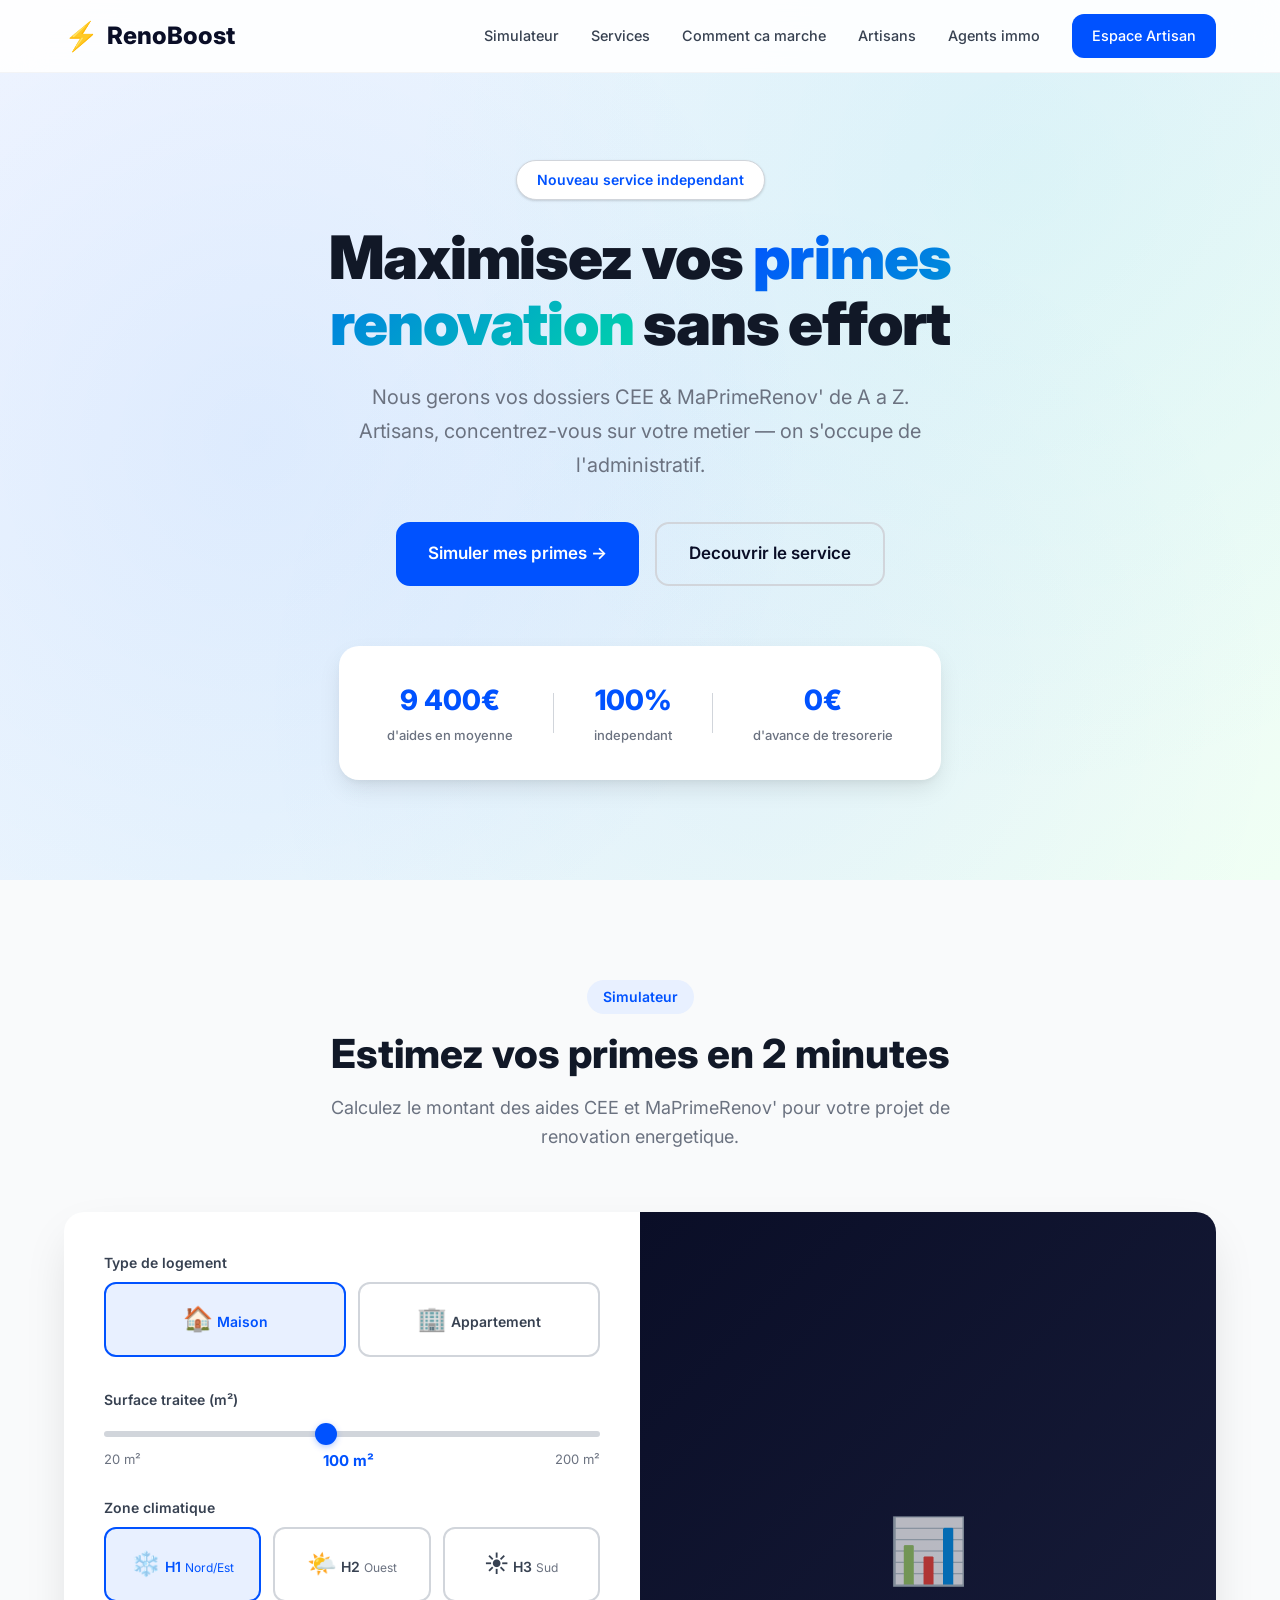
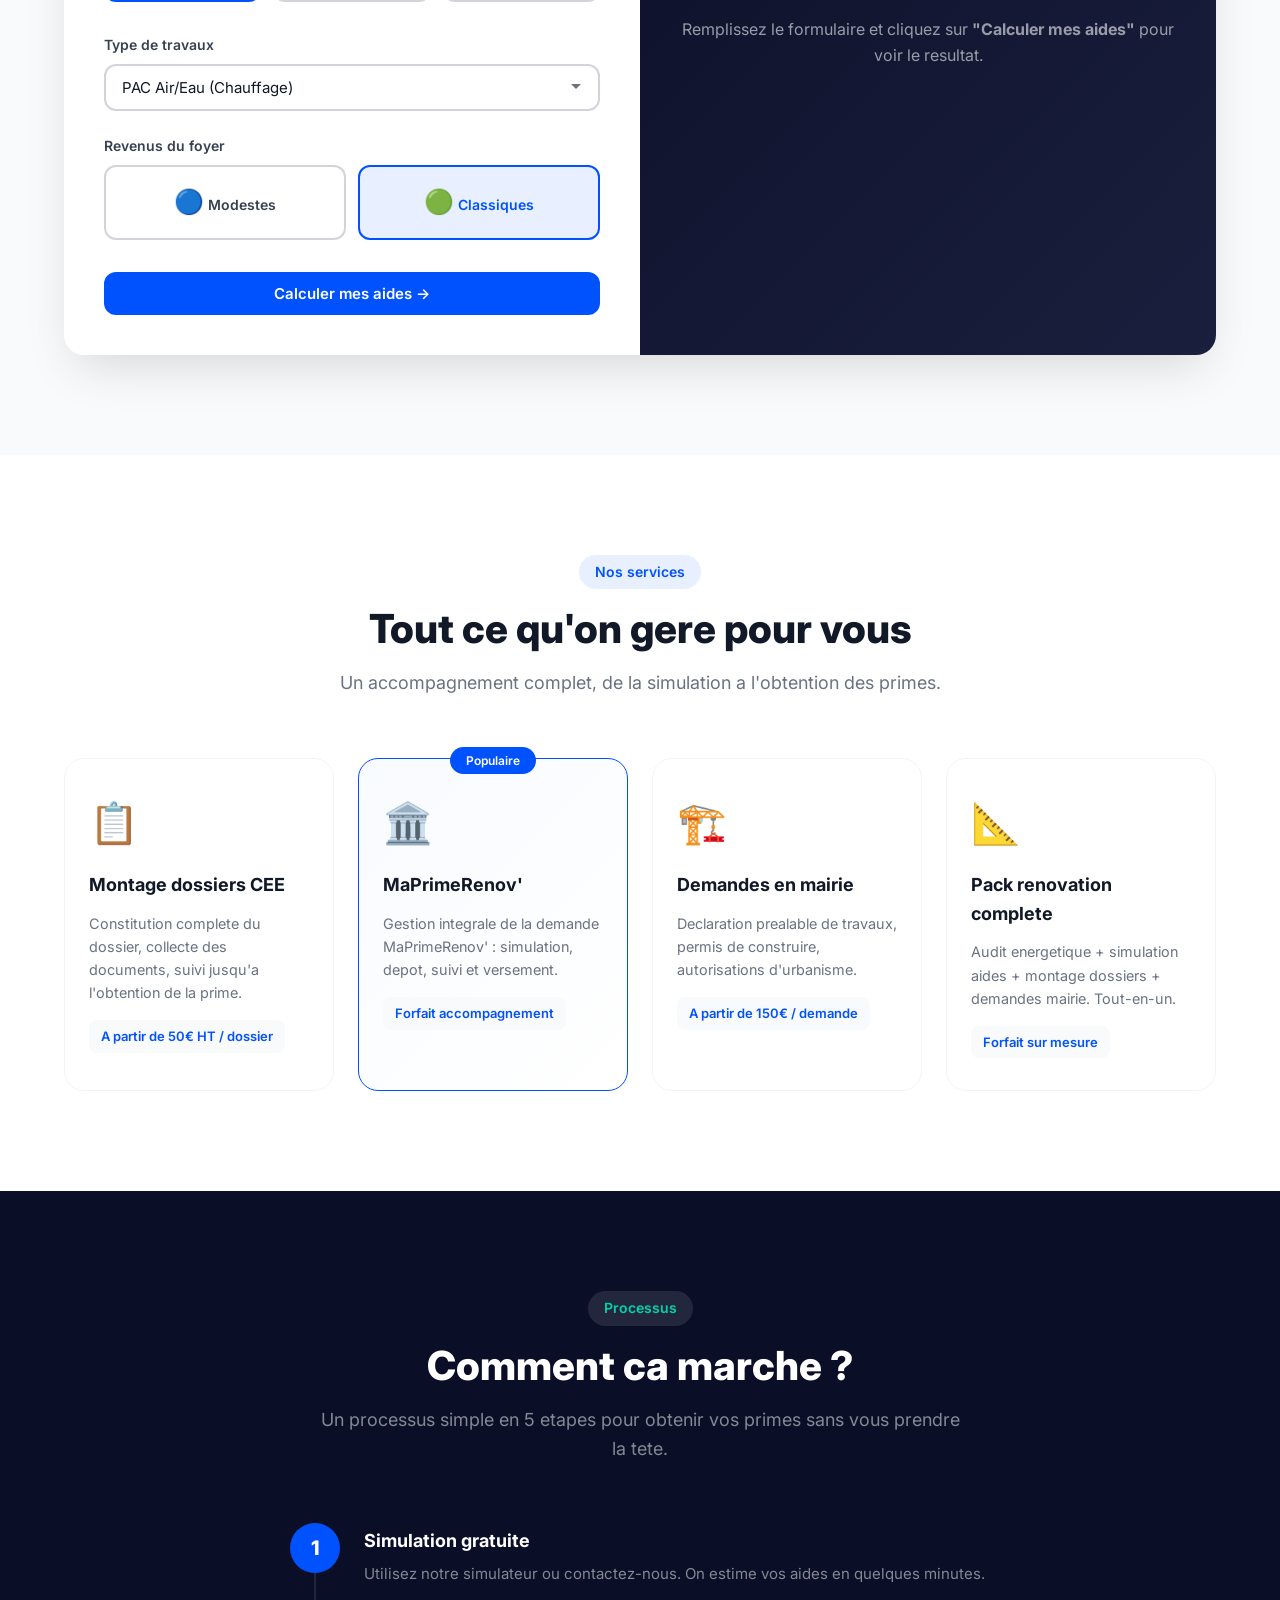
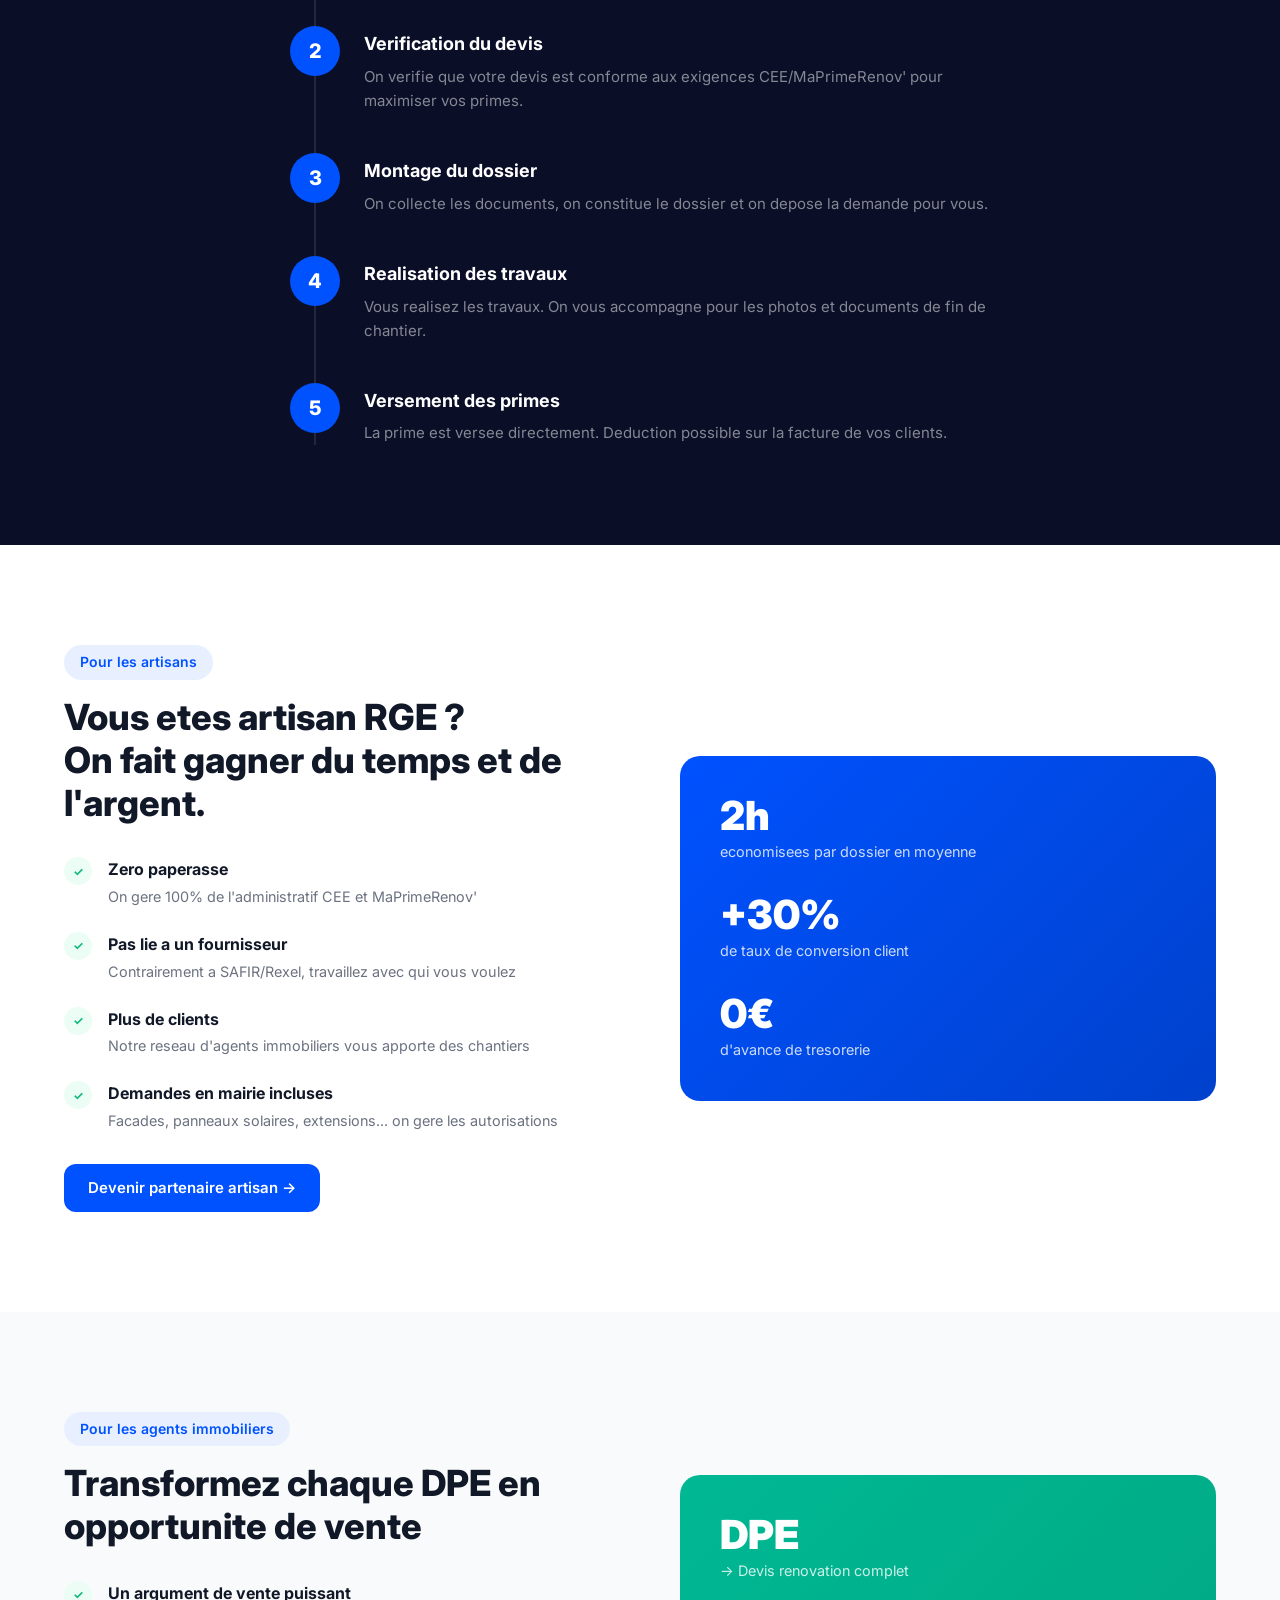
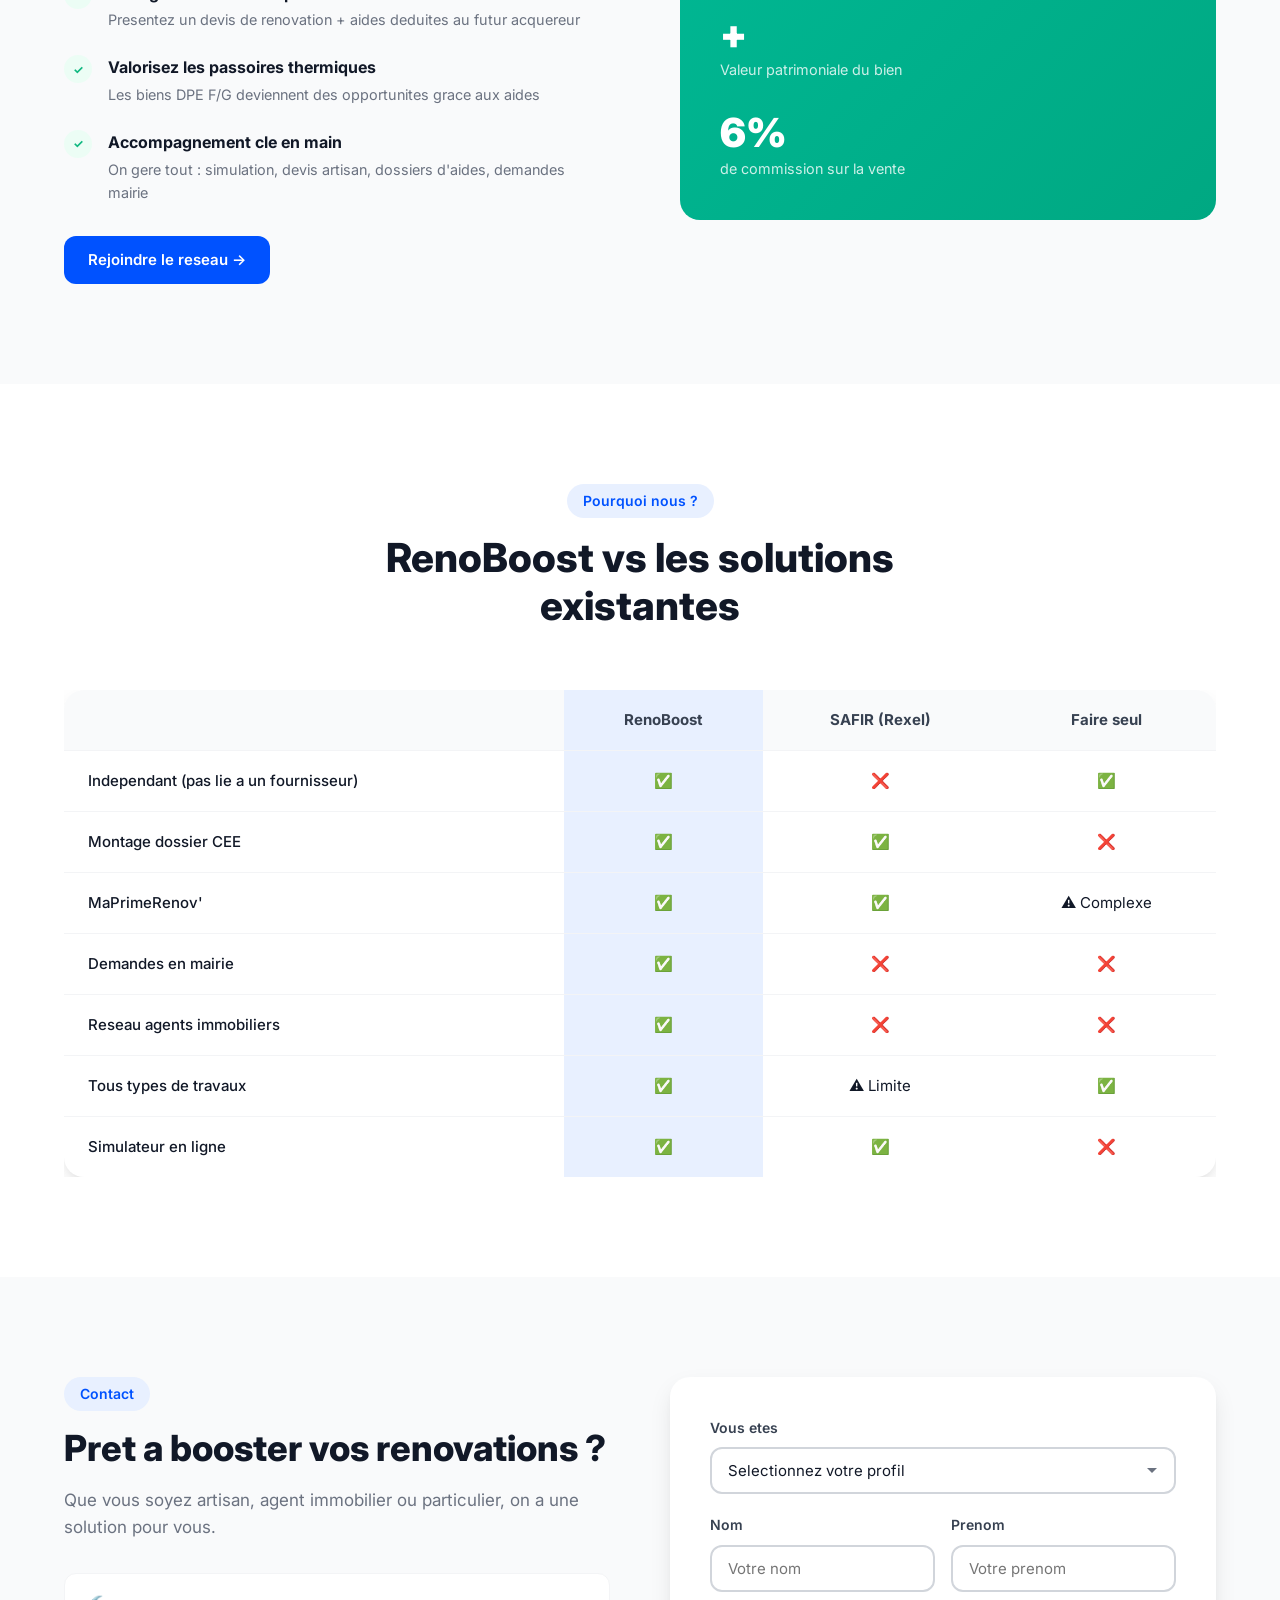
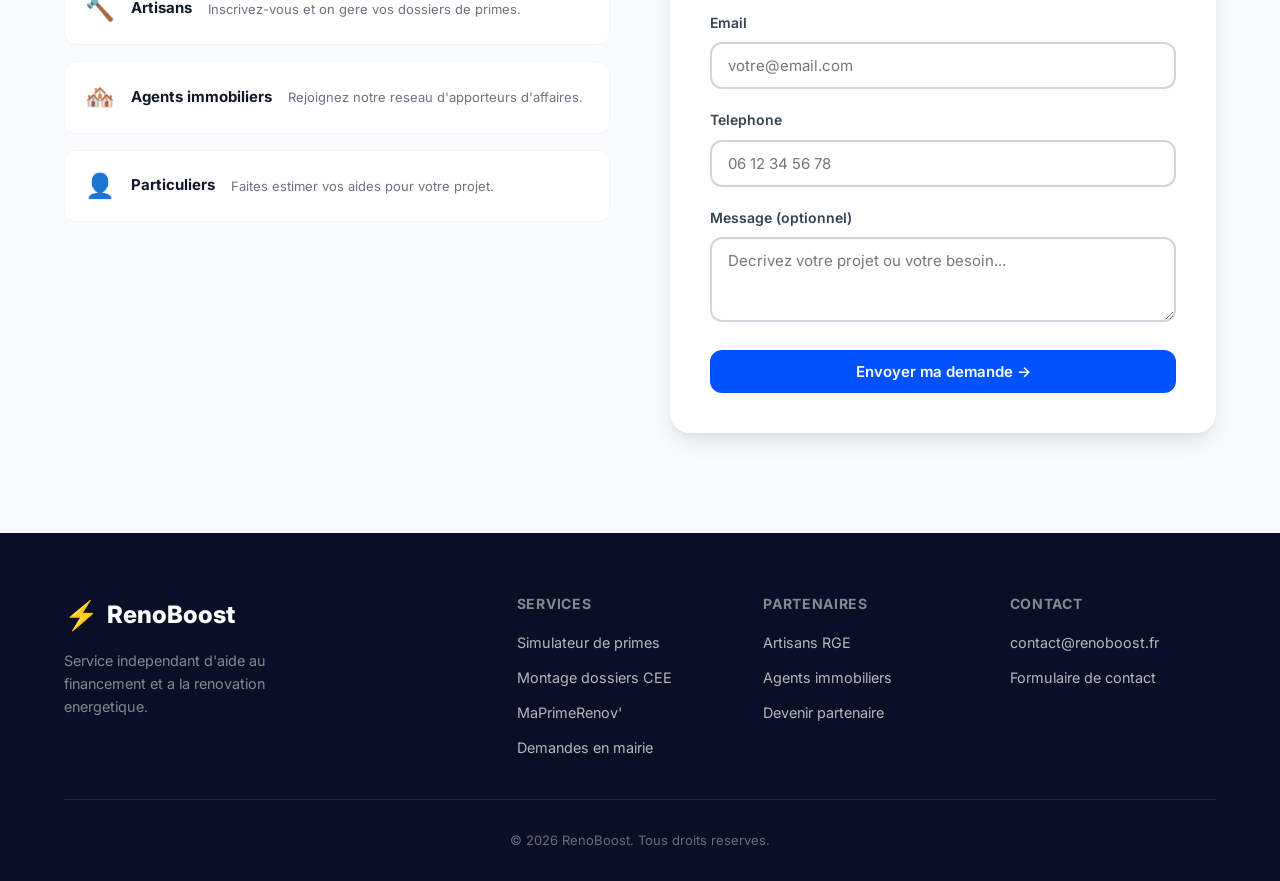
<file: index.html>
<!DOCTYPE html>
<html lang="fr">
<head>
    <meta charset="UTF-8">
    <meta name="viewport" content="width=device-width, initial-scale=1.0">
    <title>RenoBoost - Simulateur d'aides a la renovation energetique</title>
    <link rel="stylesheet" href="style.css">
    <link rel="preconnect" href="https://fonts.googleapis.com">
    <link rel="preconnect" href="https://fonts.gstatic.com" crossorigin>
    <link href="https://fonts.googleapis.com/css2?family=Inter:wght@300;400;500;600;700;800;900&display=swap" rel="stylesheet">
</head>
<body>
    <!-- Navigation -->
    <nav class="navbar" id="navbar">
        <div class="container nav-container">
            <a href="#" class="logo">
                <span class="logo-icon">⚡</span> RenoBoost
            </a>
            <div class="nav-links" id="navLinks">
                <a href="#simulateur">Simulateur</a>
                <a href="#services">Services</a>
                <a href="#comment-ca-marche">Comment ca marche</a>
                <a href="#artisans">Artisans</a>
                <a href="#agents">Agents immo</a>
                <a href="dashboard.html" class="btn btn-nav">Espace Artisan</a>
            </div>
            <button class="hamburger" id="hamburger" aria-label="Menu">
                <span></span><span></span><span></span>
            </button>
        </div>
    </nav>

    <!-- Hero Section -->
    <header class="hero">
        <div class="hero-bg"></div>
        <div class="container hero-content">
            <div class="hero-badge">Nouveau service independant</div>
            <h1>Maximisez vos <span class="gradient-text">primes renovation</span> sans effort</h1>
            <p class="hero-subtitle">
                Nous gerons vos dossiers CEE & MaPrimeRenov' de A a Z.
                Artisans, concentrez-vous sur votre metier — on s'occupe de l'administratif.
            </p>
            <div class="hero-actions">
                <a href="#simulateur" class="btn btn-primary btn-lg">
                    Simuler mes primes →
                </a>
                <a href="#comment-ca-marche" class="btn btn-outline btn-lg">
                    Decouvrir le service
                </a>
            </div>
            <div class="hero-stats">
                <div class="stat">
                    <span class="stat-number">9 400€</span>
                    <span class="stat-label">d'aides en moyenne</span>
                </div>
                <div class="stat-divider"></div>
                <div class="stat">
                    <span class="stat-number">100%</span>
                    <span class="stat-label">independant</span>
                </div>
                <div class="stat-divider"></div>
                <div class="stat">
                    <span class="stat-number">0€</span>
                    <span class="stat-label">d'avance de tresorerie</span>
                </div>
            </div>
        </div>
    </header>

    <!-- Simulateur Section -->
    <section class="section section-simulator" id="simulateur">
        <div class="container">
            <div class="section-header">
                <span class="section-tag">Simulateur</span>
                <h2>Estimez vos primes en 2 minutes</h2>
                <p>Calculez le montant des aides CEE et MaPrimeRenov' pour votre projet de renovation energetique.</p>
            </div>

            <div class="simulator-card">
                <div class="simulator-grid">
                    <!-- Left: Form -->
                    <div class="sim-form">
                        <div class="form-group">
                            <label>Type de logement</label>
                            <div class="radio-group">
                                <label class="radio-card active" data-value="maison">
                                    <input type="radio" name="type_logement" value="maison" checked>
                                    <span class="radio-icon">🏠</span>
                                    <span>Maison</span>
                                </label>
                                <label class="radio-card" data-value="appartement">
                                    <input type="radio" name="type_logement" value="appartement">
                                    <span class="radio-icon">🏢</span>
                                    <span>Appartement</span>
                                </label>
                            </div>
                        </div>

                        <div class="form-group">
                            <label for="surface">Surface traitee (m²)</label>
                            <input type="range" id="surface" min="20" max="200" value="100" class="range-input">
                            <div class="range-labels">
                                <span>20 m²</span>
                                <span class="range-value" id="surfaceValue">100 m²</span>
                                <span>200 m²</span>
                            </div>
                        </div>

                        <div class="form-group">
                            <label>Zone climatique</label>
                            <div class="radio-group radio-group-3">
                                <label class="radio-card active" data-value="H1">
                                    <input type="radio" name="zone" value="H1" checked>
                                    <span class="radio-icon">❄️</span>
                                    <span>H1</span>
                                    <small>Nord/Est</small>
                                </label>
                                <label class="radio-card" data-value="H2">
                                    <input type="radio" name="zone" value="H2">
                                    <span class="radio-icon">🌤️</span>
                                    <span>H2</span>
                                    <small>Ouest</small>
                                </label>
                                <label class="radio-card" data-value="H3">
                                    <input type="radio" name="zone" value="H3">
                                    <span class="radio-icon">☀️</span>
                                    <span>H3</span>
                                    <small>Sud</small>
                                </label>
                            </div>
                        </div>

                        <div class="form-group">
                            <label>Type de travaux</label>
                            <select id="typeTravaux" class="select-input">
                                <option value="pac_air_air">PAC Air/Air (Climatisation reversible)</option>
                                <option value="pac_air_eau" selected>PAC Air/Eau (Chauffage)</option>
                                <option value="chaudiere_biomasse">Chaudiere biomasse</option>
                                <option value="isolation_murs">Isolation des murs</option>
                                <option value="isolation_combles">Isolation des combles</option>
                                <option value="panneaux_solaires">Panneaux photovoltaiques</option>
                                <option value="chauffe_eau_solaire">Chauffe-eau solaire</option>
                                <option value="fenetre">Fenetres double/triple vitrage</option>
                            </select>
                        </div>

                        <div class="form-group">
                            <label>Revenus du foyer</label>
                            <div class="radio-group">
                                <label class="radio-card" data-value="precaire">
                                    <input type="radio" name="revenus" value="precaire">
                                    <span class="radio-icon">🔵</span>
                                    <span>Modestes</span>
                                </label>
                                <label class="radio-card active" data-value="classique">
                                    <input type="radio" name="revenus" value="classique" checked>
                                    <span class="radio-icon">🟢</span>
                                    <span>Classiques</span>
                                </label>
                            </div>
                        </div>

                        <button class="btn btn-primary btn-block" id="btnSimuler">
                            Calculer mes aides →
                        </button>
                    </div>

                    <!-- Right: Results -->
                    <div class="sim-results" id="simResults">
                        <div class="results-placeholder" id="resultsPlaceholder">
                            <div class="placeholder-icon">📊</div>
                            <p>Remplissez le formulaire et cliquez sur <strong>"Calculer mes aides"</strong> pour voir le resultat.</p>
                        </div>
                        <div class="results-content hidden" id="resultsContent">
                            <h3>Estimation de vos aides</h3>
                            <div class="result-row">
                                <span class="result-label">💰 Prime CEE</span>
                                <span class="result-value" id="resultCEE">-</span>
                            </div>
                            <div class="result-row">
                                <span class="result-label">🏛️ MaPrimeRenov'</span>
                                <span class="result-value" id="resultMPR">-</span>
                            </div>
                            <div class="result-divider"></div>
                            <div class="result-row result-total">
                                <span class="result-label">Total des aides</span>
                                <span class="result-value" id="resultTotal">-</span>
                            </div>
                            <div class="result-detail">
                                <div class="detail-row">
                                    <span>Cout estime des travaux</span>
                                    <span id="resultCout">-</span>
                                </div>
                                <div class="detail-row highlight">
                                    <span>Reste a charge estime</span>
                                    <span id="resultReste">-</span>
                                </div>
                            </div>
                            <div class="result-note">
                                <small>⚠️ Estimation indicative. Le montant final depend du devis et des conditions d'eligibilite. Contactez-nous pour une etude personnalisee.</small>
                            </div>
                            <a href="#contact" class="btn btn-primary btn-block">
                                Obtenir une etude precise →
                            </a>
                        </div>
                    </div>
                </div>
            </div>
        </div>
    </section>

    <!-- Services Section -->
    <section class="section section-services" id="services">
        <div class="container">
            <div class="section-header">
                <span class="section-tag">Nos services</span>
                <h2>Tout ce qu'on gere pour vous</h2>
                <p>Un accompagnement complet, de la simulation a l'obtention des primes.</p>
            </div>
            <div class="services-grid">
                <div class="service-card">
                    <div class="service-icon">📋</div>
                    <h3>Montage dossiers CEE</h3>
                    <p>Constitution complete du dossier, collecte des documents, suivi jusqu'a l'obtention de la prime.</p>
                    <span class="service-price">A partir de 50€ HT / dossier</span>
                </div>
                <div class="service-card featured">
                    <div class="service-badge">Populaire</div>
                    <div class="service-icon">🏛️</div>
                    <h3>MaPrimeRenov'</h3>
                    <p>Gestion integrale de la demande MaPrimeRenov' : simulation, depot, suivi et versement.</p>
                    <span class="service-price">Forfait accompagnement</span>
                </div>
                <div class="service-card">
                    <div class="service-icon">🏗️</div>
                    <h3>Demandes en mairie</h3>
                    <p>Declaration prealable de travaux, permis de construire, autorisations d'urbanisme.</p>
                    <span class="service-price">A partir de 150€ / demande</span>
                </div>
                <div class="service-card">
                    <div class="service-icon">📐</div>
                    <h3>Pack renovation complete</h3>
                    <p>Audit energetique + simulation aides + montage dossiers + demandes mairie. Tout-en-un.</p>
                    <span class="service-price">Forfait sur mesure</span>
                </div>
            </div>
        </div>
    </section>

    <!-- Comment ca marche -->
    <section class="section section-steps" id="comment-ca-marche">
        <div class="container">
            <div class="section-header">
                <span class="section-tag">Processus</span>
                <h2>Comment ca marche ?</h2>
                <p>Un processus simple en 5 etapes pour obtenir vos primes sans vous prendre la tete.</p>
            </div>
            <div class="steps-timeline">
                <div class="step">
                    <div class="step-number">1</div>
                    <div class="step-content">
                        <h3>Simulation gratuite</h3>
                        <p>Utilisez notre simulateur ou contactez-nous. On estime vos aides en quelques minutes.</p>
                    </div>
                </div>
                <div class="step">
                    <div class="step-number">2</div>
                    <div class="step-content">
                        <h3>Verification du devis</h3>
                        <p>On verifie que votre devis est conforme aux exigences CEE/MaPrimeRenov' pour maximiser vos primes.</p>
                    </div>
                </div>
                <div class="step">
                    <div class="step-number">3</div>
                    <div class="step-content">
                        <h3>Montage du dossier</h3>
                        <p>On collecte les documents, on constitue le dossier et on depose la demande pour vous.</p>
                    </div>
                </div>
                <div class="step">
                    <div class="step-number">4</div>
                    <div class="step-content">
                        <h3>Realisation des travaux</h3>
                        <p>Vous realisez les travaux. On vous accompagne pour les photos et documents de fin de chantier.</p>
                    </div>
                </div>
                <div class="step">
                    <div class="step-number">5</div>
                    <div class="step-content">
                        <h3>Versement des primes</h3>
                        <p>La prime est versee directement. Deduction possible sur la facture de vos clients.</p>
                    </div>
                </div>
            </div>
        </div>
    </section>

    <!-- Section Artisans -->
    <section class="section section-audience" id="artisans">
        <div class="container">
            <div class="audience-grid">
                <div class="audience-text">
                    <span class="section-tag">Pour les artisans</span>
                    <h2>Vous etes artisan RGE ?<br>On fait gagner du temps et de l'argent.</h2>
                    <ul class="audience-list">
                        <li>
                            <span class="check">✓</span>
                            <div>
                                <strong>Zero paperasse</strong>
                                <p>On gere 100% de l'administratif CEE et MaPrimeRenov'</p>
                            </div>
                        </li>
                        <li>
                            <span class="check">✓</span>
                            <div>
                                <strong>Pas lie a un fournisseur</strong>
                                <p>Contrairement a SAFIR/Rexel, travaillez avec qui vous voulez</p>
                            </div>
                        </li>
                        <li>
                            <span class="check">✓</span>
                            <div>
                                <strong>Plus de clients</strong>
                                <p>Notre reseau d'agents immobiliers vous apporte des chantiers</p>
                            </div>
                        </li>
                        <li>
                            <span class="check">✓</span>
                            <div>
                                <strong>Demandes en mairie incluses</strong>
                                <p>Facades, panneaux solaires, extensions... on gere les autorisations</p>
                            </div>
                        </li>
                    </ul>
                    <a href="#contact" class="btn btn-primary">Devenir partenaire artisan →</a>
                </div>
                <div class="audience-visual">
                    <div class="visual-card card-artisan">
                        <div class="visual-stat">
                            <span class="visual-number">2h</span>
                            <span class="visual-label">economisees par dossier en moyenne</span>
                        </div>
                        <div class="visual-stat">
                            <span class="visual-number">+30%</span>
                            <span class="visual-label">de taux de conversion client</span>
                        </div>
                        <div class="visual-stat">
                            <span class="visual-number">0€</span>
                            <span class="visual-label">d'avance de tresorerie</span>
                        </div>
                    </div>
                </div>
            </div>
        </div>
    </section>

    <!-- Section Agents Immo -->
    <section class="section section-audience section-agents" id="agents">
        <div class="container">
            <div class="audience-grid reverse">
                <div class="audience-visual">
                    <div class="visual-card card-agent">
                        <div class="visual-stat">
                            <span class="visual-number">DPE</span>
                            <span class="visual-label">→ Devis renovation complet</span>
                        </div>
                        <div class="visual-stat">
                            <span class="visual-number">+</span>
                            <span class="visual-label">Valeur patrimoniale du bien</span>
                        </div>
                        <div class="visual-stat">
                            <span class="visual-number">6%</span>
                            <span class="visual-label">de commission sur la vente</span>
                        </div>
                    </div>
                </div>
                <div class="audience-text">
                    <span class="section-tag">Pour les agents immobiliers</span>
                    <h2>Transformez chaque DPE en opportunite de vente</h2>
                    <ul class="audience-list">
                        <li>
                            <span class="check">✓</span>
                            <div>
                                <strong>Un argument de vente puissant</strong>
                                <p>Presentez un devis de renovation + aides deduites au futur acquereur</p>
                            </div>
                        </li>
                        <li>
                            <span class="check">✓</span>
                            <div>
                                <strong>Valorisez les passoires thermiques</strong>
                                <p>Les biens DPE F/G deviennent des opportunites grace aux aides</p>
                            </div>
                        </li>
                        <li>
                            <span class="check">✓</span>
                            <div>
                                <strong>Accompagnement cle en main</strong>
                                <p>On gere tout : simulation, devis artisan, dossiers d'aides, demandes mairie</p>
                            </div>
                        </li>
                    </ul>
                    <a href="#contact" class="btn btn-primary">Rejoindre le reseau →</a>
                </div>
            </div>
        </div>
    </section>

    <!-- Comparatif -->
    <section class="section section-compare">
        <div class="container">
            <div class="section-header">
                <span class="section-tag">Pourquoi nous ?</span>
                <h2>RenoBoost vs les solutions existantes</h2>
            </div>
            <div class="compare-table">
                <table>
                    <thead>
                        <tr>
                            <th></th>
                            <th class="highlight-col">RenoBoost</th>
                            <th>SAFIR (Rexel)</th>
                            <th>Faire seul</th>
                        </tr>
                    </thead>
                    <tbody>
                        <tr>
                            <td>Independant (pas lie a un fournisseur)</td>
                            <td class="highlight-col">✅</td>
                            <td>❌</td>
                            <td>✅</td>
                        </tr>
                        <tr>
                            <td>Montage dossier CEE</td>
                            <td class="highlight-col">✅</td>
                            <td>✅</td>
                            <td>❌</td>
                        </tr>
                        <tr>
                            <td>MaPrimeRenov'</td>
                            <td class="highlight-col">✅</td>
                            <td>✅</td>
                            <td>⚠️ Complexe</td>
                        </tr>
                        <tr>
                            <td>Demandes en mairie</td>
                            <td class="highlight-col">✅</td>
                            <td>❌</td>
                            <td>❌</td>
                        </tr>
                        <tr>
                            <td>Reseau agents immobiliers</td>
                            <td class="highlight-col">✅</td>
                            <td>❌</td>
                            <td>❌</td>
                        </tr>
                        <tr>
                            <td>Tous types de travaux</td>
                            <td class="highlight-col">✅</td>
                            <td>⚠️ Limite</td>
                            <td>✅</td>
                        </tr>
                        <tr>
                            <td>Simulateur en ligne</td>
                            <td class="highlight-col">✅</td>
                            <td>✅</td>
                            <td>❌</td>
                        </tr>
                    </tbody>
                </table>
            </div>
        </div>
    </section>

    <!-- Contact Section -->
    <section class="section section-contact" id="contact">
        <div class="container">
            <div class="contact-grid">
                <div class="contact-info">
                    <span class="section-tag">Contact</span>
                    <h2>Pret a booster vos renovations ?</h2>
                    <p>Que vous soyez artisan, agent immobilier ou particulier, on a une solution pour vous.</p>
                    <div class="contact-cards">
                        <div class="contact-card">
                            <span class="contact-card-icon">🔨</span>
                            <h4>Artisans</h4>
                            <p>Inscrivez-vous et on gere vos dossiers de primes.</p>
                        </div>
                        <div class="contact-card">
                            <span class="contact-card-icon">🏘️</span>
                            <h4>Agents immobiliers</h4>
                            <p>Rejoignez notre reseau d'apporteurs d'affaires.</p>
                        </div>
                        <div class="contact-card">
                            <span class="contact-card-icon">👤</span>
                            <h4>Particuliers</h4>
                            <p>Faites estimer vos aides pour votre projet.</p>
                        </div>
                    </div>
                </div>
                <div class="contact-form-wrapper">
                    <form class="contact-form" id="contactForm">
                        <div class="form-group">
                            <label for="profil">Vous etes</label>
                            <select id="profil" required class="select-input">
                                <option value="">Selectionnez votre profil</option>
                                <option value="artisan">Artisan / Installateur</option>
                                <option value="agent">Agent immobilier</option>
                                <option value="particulier">Particulier</option>
                            </select>
                        </div>
                        <div class="form-row">
                            <div class="form-group">
                                <label for="nom">Nom</label>
                                <input type="text" id="nom" required placeholder="Votre nom">
                            </div>
                            <div class="form-group">
                                <label for="prenom">Prenom</label>
                                <input type="text" id="prenom" required placeholder="Votre prenom">
                            </div>
                        </div>
                        <div class="form-group">
                            <label for="email">Email</label>
                            <input type="email" id="email" required placeholder="votre@email.com">
                        </div>
                        <div class="form-group">
                            <label for="tel">Telephone</label>
                            <input type="tel" id="tel" required placeholder="06 12 34 56 78">
                        </div>
                        <div class="form-group">
                            <label for="message">Message (optionnel)</label>
                            <textarea id="message" rows="3" placeholder="Decrivez votre projet ou votre besoin..."></textarea>
                        </div>
                        <button type="submit" class="btn btn-primary btn-block">
                            Envoyer ma demande →
                        </button>
                    </form>
                </div>
            </div>
        </div>
    </section>

    <!-- Footer -->
    <footer class="footer">
        <div class="container">
            <div class="footer-grid">
                <div class="footer-brand">
                    <a href="#" class="logo">
                        <span class="logo-icon">⚡</span> RenoBoost
                    </a>
                    <p>Service independant d'aide au financement et a la renovation energetique.</p>
                </div>
                <div class="footer-links">
                    <h4>Services</h4>
                    <a href="#simulateur">Simulateur de primes</a>
                    <a href="#services">Montage dossiers CEE</a>
                    <a href="#services">MaPrimeRenov'</a>
                    <a href="#services">Demandes en mairie</a>
                </div>
                <div class="footer-links">
                    <h4>Partenaires</h4>
                    <a href="#artisans">Artisans RGE</a>
                    <a href="#agents">Agents immobiliers</a>
                    <a href="#contact">Devenir partenaire</a>
                </div>
                <div class="footer-links">
                    <h4>Contact</h4>
                    <a href="mailto:contact@renoboost.fr">contact@renoboost.fr</a>
                    <a href="#contact">Formulaire de contact</a>
                </div>
            </div>
            <div class="footer-bottom">
                <p>&copy; 2026 RenoBoost. Tous droits reserves.</p>
            </div>
        </div>
    </footer>

    <script src="app.js"></script>
</body>
</html>
</file>
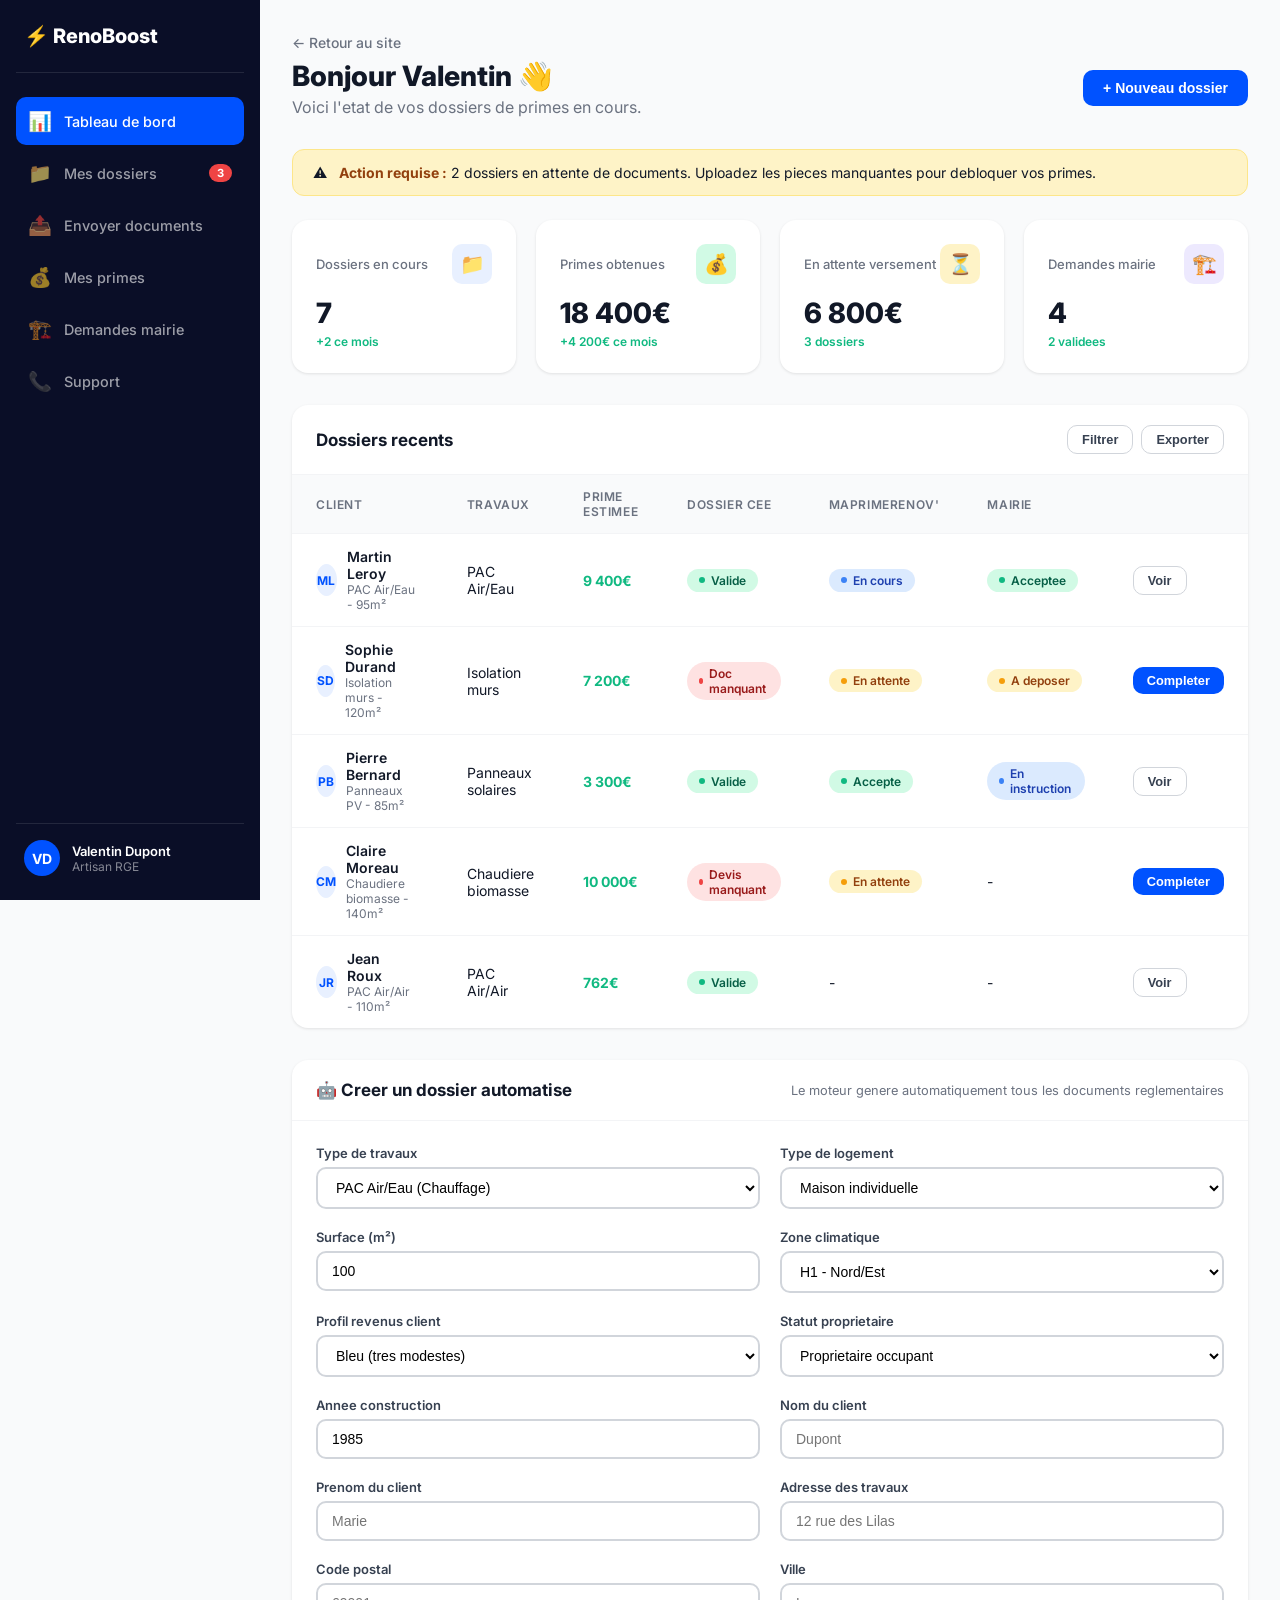
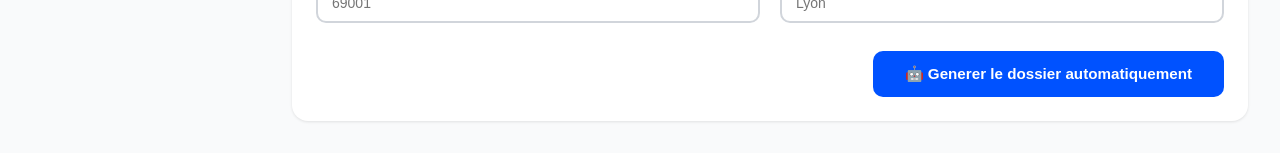
<file: dashboard.html>
<!DOCTYPE html>
<html lang="fr">
<head>
    <meta charset="UTF-8">
    <meta name="viewport" content="width=device-width, initial-scale=1.0">
    <title>RenoBoost - Espace Artisan</title>
    <link rel="preconnect" href="https://fonts.googleapis.com">
    <link rel="preconnect" href="https://fonts.gstatic.com" crossorigin>
    <link href="https://fonts.googleapis.com/css2?family=Inter:wght@300;400;500;600;700;800;900&display=swap" rel="stylesheet">
    <style>
        :root {
            --primary: #0052FF;
            --primary-dark: #0041CC;
            --primary-light: #E8F0FF;
            --accent: #00D4AA;
            --dark: #0A0E27;
            --gray-900: #111827;
            --gray-700: #374151;
            --gray-500: #6B7280;
            --gray-300: #D1D5DB;
            --gray-100: #F3F4F6;
            --gray-50: #F9FAFB;
            --white: #FFFFFF;
            --success: #10B981;
            --warning: #F59E0B;
            --danger: #EF4444;
            --radius: 12px;
            --radius-lg: 16px;
            --shadow: 0 1px 3px rgba(0,0,0,0.1);
            --shadow-md: 0 4px 6px -1px rgba(0,0,0,0.1);
        }
        *, *::before, *::after { box-sizing: border-box; margin: 0; padding: 0; }
        body {
            font-family: 'Inter', -apple-system, sans-serif;
            background: var(--gray-50);
            color: var(--gray-900);
            min-height: 100vh;
        }

        /* Sidebar */
        .layout { display: flex; min-height: 100vh; }
        .sidebar {
            width: 260px;
            background: var(--dark);
            color: var(--white);
            padding: 24px 16px;
            display: flex;
            flex-direction: column;
            position: fixed;
            top: 0;
            bottom: 0;
            left: 0;
            z-index: 100;
        }
        .sidebar-logo {
            font-size: 1.25rem;
            font-weight: 800;
            padding: 0 8px 24px;
            border-bottom: 1px solid rgba(255,255,255,0.1);
            margin-bottom: 24px;
        }
        .sidebar-nav { display: flex; flex-direction: column; gap: 4px; flex: 1; }
        .sidebar-link {
            display: flex;
            align-items: center;
            gap: 12px;
            padding: 12px 12px;
            border-radius: 10px;
            color: rgba(255,255,255,0.6);
            font-size: 0.9rem;
            font-weight: 500;
            text-decoration: none;
            transition: all 0.2s;
        }
        .sidebar-link:hover { background: rgba(255,255,255,0.08); color: var(--white); }
        .sidebar-link.active { background: var(--primary); color: var(--white); }
        .sidebar-link .icon { font-size: 1.2rem; width: 24px; text-align: center; }
        .sidebar-badge {
            margin-left: auto;
            padding: 2px 8px;
            background: var(--danger);
            color: var(--white);
            font-size: 0.7rem;
            font-weight: 700;
            border-radius: 100px;
        }
        .sidebar-user {
            display: flex;
            align-items: center;
            gap: 12px;
            padding: 16px 8px 0;
            border-top: 1px solid rgba(255,255,255,0.1);
            margin-top: auto;
        }
        .user-avatar {
            width: 36px;
            height: 36px;
            background: var(--primary);
            border-radius: 50%;
            display: flex;
            align-items: center;
            justify-content: center;
            font-weight: 700;
            font-size: 0.875rem;
        }
        .user-info { font-size: 0.8125rem; }
        .user-name { font-weight: 600; }
        .user-role { opacity: 0.5; font-size: 0.75rem; }

        /* Main */
        .main { flex: 1; margin-left: 260px; padding: 32px; }
        .page-header {
            display: flex;
            justify-content: space-between;
            align-items: center;
            margin-bottom: 32px;
        }
        .page-header h1 { font-size: 1.75rem; font-weight: 800; }
        .page-header p { color: var(--gray-500); margin-top: 4px; }

        /* Stats cards */
        .stats-grid {
            display: grid;
            grid-template-columns: repeat(4, 1fr);
            gap: 20px;
            margin-bottom: 32px;
        }
        .stat-card {
            background: var(--white);
            border-radius: var(--radius-lg);
            padding: 24px;
            box-shadow: var(--shadow);
        }
        .stat-card-header {
            display: flex;
            justify-content: space-between;
            align-items: center;
            margin-bottom: 12px;
        }
        .stat-card-label { font-size: 0.8125rem; color: var(--gray-500); font-weight: 500; }
        .stat-card-icon {
            width: 40px;
            height: 40px;
            border-radius: 10px;
            display: flex;
            align-items: center;
            justify-content: center;
            font-size: 1.25rem;
        }
        .stat-card-icon.blue { background: var(--primary-light); }
        .stat-card-icon.green { background: #D1FAE5; }
        .stat-card-icon.orange { background: #FEF3C7; }
        .stat-card-icon.purple { background: #EDE9FE; }
        .stat-card-value { font-size: 1.75rem; font-weight: 800; }
        .stat-card-change { font-size: 0.75rem; color: var(--success); font-weight: 600; margin-top: 4px; }

        /* Table */
        .card {
            background: var(--white);
            border-radius: var(--radius-lg);
            box-shadow: var(--shadow);
            overflow: hidden;
        }
        .card-header {
            display: flex;
            justify-content: space-between;
            align-items: center;
            padding: 20px 24px;
            border-bottom: 1px solid var(--gray-100);
        }
        .card-title { font-size: 1.0625rem; font-weight: 700; }
        .btn {
            display: inline-flex;
            align-items: center;
            gap: 6px;
            padding: 10px 20px;
            font-size: 0.875rem;
            font-weight: 600;
            border-radius: 10px;
            border: none;
            cursor: pointer;
            transition: all 0.2s;
        }
        .btn-primary { background: var(--primary); color: var(--white); }
        .btn-primary:hover { background: var(--primary-dark); }
        .btn-outline { background: transparent; border: 1px solid var(--gray-300); color: var(--gray-700); }
        .btn-sm { padding: 6px 14px; font-size: 0.8rem; }

        table { width: 100%; border-collapse: collapse; }
        th, td { padding: 14px 24px; text-align: left; font-size: 0.875rem; }
        th { font-weight: 600; color: var(--gray-500); font-size: 0.75rem; text-transform: uppercase; letter-spacing: 0.05em; background: var(--gray-50); }
        td { border-top: 1px solid var(--gray-100); }
        tr:hover td { background: var(--gray-50); }

        .status {
            display: inline-flex;
            align-items: center;
            gap: 6px;
            padding: 4px 12px;
            border-radius: 100px;
            font-size: 0.75rem;
            font-weight: 600;
        }
        .status-dot { width: 6px; height: 6px; border-radius: 50%; }
        .status-pending { background: #FEF3C7; color: #92400E; }
        .status-pending .status-dot { background: #F59E0B; }
        .status-progress { background: #DBEAFE; color: #1E40AF; }
        .status-progress .status-dot { background: #3B82F6; }
        .status-done { background: #D1FAE5; color: #065F46; }
        .status-done .status-dot { background: #10B981; }
        .status-missing { background: #FEE2E2; color: #991B1B; }
        .status-missing .status-dot { background: #EF4444; }

        .client-cell { display: flex; align-items: center; gap: 10px; }
        .client-avatar {
            width: 32px; height: 32px; border-radius: 50%;
            background: var(--primary-light); color: var(--primary);
            display: flex; align-items: center; justify-content: center;
            font-weight: 700; font-size: 0.75rem;
        }
        .client-name { font-weight: 600; }
        .client-sub { font-size: 0.75rem; color: var(--gray-500); }
        .amount { font-weight: 700; color: var(--success); }

        /* Upload zone */
        .upload-section { margin-top: 32px; display: grid; grid-template-columns: 1fr 1fr; gap: 24px; }
        .upload-card {
            background: var(--white);
            border: 2px dashed var(--gray-300);
            border-radius: var(--radius-lg);
            padding: 40px;
            text-align: center;
            cursor: pointer;
            transition: all 0.2s;
        }
        .upload-card:hover { border-color: var(--primary); background: var(--primary-light); }
        .upload-icon { font-size: 3rem; margin-bottom: 12px; }
        .upload-title { font-size: 1rem; font-weight: 700; margin-bottom: 4px; }
        .upload-desc { font-size: 0.85rem; color: var(--gray-500); }

        /* Checklist */
        .checklist-section { margin-top: 32px; }
        .checklist-card {
            background: var(--white);
            border-radius: var(--radius-lg);
            box-shadow: var(--shadow);
            padding: 24px;
        }
        .checklist-title {
            font-size: 1.0625rem;
            font-weight: 700;
            margin-bottom: 20px;
            display: flex;
            align-items: center;
            gap: 10px;
        }
        .checklist { display: flex; flex-direction: column; gap: 12px; }
        .checklist-item {
            display: flex;
            align-items: center;
            gap: 14px;
            padding: 14px 16px;
            border-radius: 10px;
            background: var(--gray-50);
            transition: all 0.2s;
        }
        .checklist-item.done { background: #F0FDF4; }
        .checklist-item.missing { background: #FEF2F2; }
        .check-icon {
            width: 24px; height: 24px; border-radius: 50%;
            display: flex; align-items: center; justify-content: center;
            font-size: 0.75rem; flex-shrink: 0;
        }
        .check-icon.done { background: var(--success); color: white; }
        .check-icon.pending { background: var(--gray-300); color: white; }
        .check-icon.missing { background: var(--danger); color: white; }
        .checklist-text { flex: 1; }
        .checklist-label { font-size: 0.875rem; font-weight: 600; }
        .checklist-hint { font-size: 0.75rem; color: var(--gray-500); }
        .checklist-action { font-size: 0.8rem; color: var(--primary); font-weight: 600; cursor: pointer; }

        /* Notification bell */
        .notif-bar {
            background: #FEF3C7;
            border: 1px solid #FDE68A;
            border-radius: var(--radius);
            padding: 14px 20px;
            margin-bottom: 24px;
            display: flex;
            align-items: center;
            gap: 12px;
            font-size: 0.875rem;
        }
        .notif-bar strong { color: #92400E; }

        /* Back link */
        .back-link {
            display: inline-flex;
            align-items: center;
            gap: 6px;
            color: var(--gray-500);
            font-size: 0.875rem;
            font-weight: 500;
            text-decoration: none;
            margin-bottom: 8px;
        }
        .back-link:hover { color: var(--primary); }

        /* Form dashboard */
        .form-group-dash { display: flex; flex-direction: column; gap: 6px; }
        .form-group-dash label { font-size: 0.8125rem; font-weight: 600; color: var(--gray-700); }
        .dash-input {
            padding: 10px 14px; border: 2px solid var(--gray-300); border-radius: 10px;
            font-size: 0.875rem; background: var(--white); transition: border-color 0.2s;
        }
        .dash-input:focus { border-color: var(--primary); outline: none; }
        /* Doc sections */
        .doc-section-header {
            padding: 14px 24px; background: var(--gray-50); font-weight: 700;
            font-size: 0.875rem; border-top: 1px solid var(--gray-100);
            display: flex; align-items: center; gap: 10px;
        }
        .doc-row {
            display: flex; align-items: center; gap: 16px; padding: 12px 24px;
            border-top: 1px solid var(--gray-100); font-size: 0.85rem;
        }
        .doc-row:hover { background: var(--gray-50); }
        .doc-icon { font-size: 1.1rem; width: 28px; text-align: center; }
        .doc-info { flex: 1; }
        .doc-name { font-weight: 600; }
        .doc-desc { font-size: 0.75rem; color: var(--gray-500); margin-top: 2px; }
        .doc-badge {
            padding: 3px 10px; border-radius: 100px; font-size: 0.7rem; font-weight: 600;
        }
        .doc-badge.auto { background: #D1FAE5; color: #065F46; }
        .doc-badge.manual { background: #FEF3C7; color: #92400E; }
        .doc-badge.verifiable { background: #DBEAFE; color: #1E40AF; }
        .doc-when { font-size: 0.7rem; color: var(--gray-500); white-space: nowrap; }
        /* Timeline */
        .tl-step {
            display: flex; gap: 16px; padding: 14px 0;
            border-bottom: 1px solid var(--gray-100);
        }
        .tl-step:last-child { border-bottom: none; }
        .tl-num {
            width: 32px; height: 32px; border-radius: 50%;
            display: flex; align-items: center; justify-content: center;
            font-size: 0.75rem; font-weight: 800; flex-shrink: 0;
            background: var(--primary); color: white;
        }
        .tl-num.auto { background: var(--success); }
        .tl-content { flex: 1; }
        .tl-phase { font-size: 0.65rem; font-weight: 700; text-transform: uppercase; color: var(--gray-500); letter-spacing: 0.05em; }
        .tl-action { font-weight: 700; font-size: 0.875rem; margin: 2px 0; }
        .tl-detail { font-size: 0.8rem; color: var(--gray-500); }
        .tl-alert { font-size: 0.75rem; color: var(--danger); font-weight: 600; margin-top: 4px; }
        .tl-delai { font-size: 0.7rem; color: var(--primary); font-weight: 600; white-space: nowrap; align-self: center; }

        /* Views */
        .view { display: none; }
        .view.active { display: block; }

        /* Responsive */
        @media (max-width: 1024px) {
            .stats-grid { grid-template-columns: 1fr 1fr; }
            .upload-section { grid-template-columns: 1fr; }
        }
        @media (max-width: 768px) {
            .sidebar { display: none; }
            .main { margin-left: 0; padding: 20px; }
            .stats-grid { grid-template-columns: 1fr; }
            .page-header { flex-direction: column; align-items: flex-start; gap: 16px; }
        }
    </style>
</head>
<body>
    <div class="layout">
        <!-- Sidebar -->
        <aside class="sidebar">
            <div class="sidebar-logo">⚡ RenoBoost</div>
            <nav class="sidebar-nav">
                <a href="#" class="sidebar-link active" data-view="dashboard" onclick="switchView('dashboard',this)">
                    <span class="icon">📊</span> Tableau de bord
                </a>
                <a href="#" class="sidebar-link" data-view="dossiers" onclick="switchView('dossiers',this)">
                    <span class="icon">📁</span> Mes dossiers
                    <span class="sidebar-badge">3</span>
                </a>
                <a href="#" class="sidebar-link" data-view="upload" onclick="switchView('upload',this)">
                    <span class="icon">📤</span> Envoyer documents
                </a>
                <a href="#" class="sidebar-link" data-view="primes" onclick="switchView('primes',this)">
                    <span class="icon">💰</span> Mes primes
                </a>
                <a href="#" class="sidebar-link" data-view="mairie" onclick="switchView('mairie',this)">
                    <span class="icon">🏗️</span> Demandes mairie
                </a>
                <a href="#" class="sidebar-link" data-view="support" onclick="switchView('support',this)">
                    <span class="icon">📞</span> Support
                </a>
            </nav>
            <div class="sidebar-user">
                <div class="user-avatar">VD</div>
                <div class="user-info">
                    <div class="user-name">Valentin Dupont</div>
                    <div class="user-role">Artisan RGE</div>
                </div>
            </div>
        </aside>

        <!-- Main Content -->
        <main class="main">
            <a href="index.html" class="back-link">← Retour au site</a>

            <!-- VIEW: DASHBOARD -->
            <div class="view active" id="view-dashboard">
            <div class="page-header">
                <div>
                    <h1>Bonjour Valentin 👋</h1>
                    <p>Voici l'etat de vos dossiers de primes en cours.</p>
                </div>
                <button class="btn btn-primary" onclick="switchView('dossiers',document.querySelector('[data-view=dossiers]'))">
                    + Nouveau dossier
                </button>
            </div>

            <!-- Alert -->
            <div class="notif-bar">
                <span>⚠️</span>
                <div><strong>Action requise :</strong> 2 dossiers en attente de documents. Uploadez les pieces manquantes pour debloquer vos primes.</div>
            </div>

            <!-- Stats -->
            <div class="stats-grid">
                <div class="stat-card">
                    <div class="stat-card-header">
                        <span class="stat-card-label">Dossiers en cours</span>
                        <div class="stat-card-icon blue">📁</div>
                    </div>
                    <div class="stat-card-value">7</div>
                    <div class="stat-card-change">+2 ce mois</div>
                </div>
                <div class="stat-card">
                    <div class="stat-card-header">
                        <span class="stat-card-label">Primes obtenues</span>
                        <div class="stat-card-icon green">💰</div>
                    </div>
                    <div class="stat-card-value">18 400€</div>
                    <div class="stat-card-change">+4 200€ ce mois</div>
                </div>
                <div class="stat-card">
                    <div class="stat-card-header">
                        <span class="stat-card-label">En attente versement</span>
                        <div class="stat-card-icon orange">⏳</div>
                    </div>
                    <div class="stat-card-value">6 800€</div>
                    <div class="stat-card-change">3 dossiers</div>
                </div>
                <div class="stat-card">
                    <div class="stat-card-header">
                        <span class="stat-card-label">Demandes mairie</span>
                        <div class="stat-card-icon purple">🏗️</div>
                    </div>
                    <div class="stat-card-value">4</div>
                    <div class="stat-card-change">2 validees</div>
                </div>
            </div>

            <!-- Dossiers table -->
            <div class="card">
                <div class="card-header">
                    <span class="card-title">Dossiers recents</span>
                    <div style="display:flex;gap:8px;">
                        <button class="btn btn-outline btn-sm">Filtrer</button>
                        <button class="btn btn-outline btn-sm">Exporter</button>
                    </div>
                </div>
                <table>
                    <thead>
                        <tr>
                            <th>Client</th>
                            <th>Travaux</th>
                            <th>Prime estimee</th>
                            <th>Dossier CEE</th>
                            <th>MaPrimeRenov'</th>
                            <th>Mairie</th>
                            <th></th>
                        </tr>
                    </thead>
                    <tbody>
                        <tr>
                            <td>
                                <div class="client-cell">
                                    <div class="client-avatar">ML</div>
                                    <div>
                                        <div class="client-name">Martin Leroy</div>
                                        <div class="client-sub">PAC Air/Eau - 95m²</div>
                                    </div>
                                </div>
                            </td>
                            <td>PAC Air/Eau</td>
                            <td class="amount">9 400€</td>
                            <td><span class="status status-done"><span class="status-dot"></span>Valide</span></td>
                            <td><span class="status status-progress"><span class="status-dot"></span>En cours</span></td>
                            <td><span class="status status-done"><span class="status-dot"></span>Acceptee</span></td>
                            <td><button class="btn btn-outline btn-sm">Voir</button></td>
                        </tr>
                        <tr>
                            <td>
                                <div class="client-cell">
                                    <div class="client-avatar">SD</div>
                                    <div>
                                        <div class="client-name">Sophie Durand</div>
                                        <div class="client-sub">Isolation murs - 120m²</div>
                                    </div>
                                </div>
                            </td>
                            <td>Isolation murs</td>
                            <td class="amount">7 200€</td>
                            <td><span class="status status-missing"><span class="status-dot"></span>Doc manquant</span></td>
                            <td><span class="status status-pending"><span class="status-dot"></span>En attente</span></td>
                            <td><span class="status status-pending"><span class="status-dot"></span>A deposer</span></td>
                            <td><button class="btn btn-primary btn-sm">Completer</button></td>
                        </tr>
                        <tr>
                            <td>
                                <div class="client-cell">
                                    <div class="client-avatar">PB</div>
                                    <div>
                                        <div class="client-name">Pierre Bernard</div>
                                        <div class="client-sub">Panneaux PV - 85m²</div>
                                    </div>
                                </div>
                            </td>
                            <td>Panneaux solaires</td>
                            <td class="amount">3 300€</td>
                            <td><span class="status status-done"><span class="status-dot"></span>Valide</span></td>
                            <td><span class="status status-done"><span class="status-dot"></span>Accepte</span></td>
                            <td><span class="status status-progress"><span class="status-dot"></span>En instruction</span></td>
                            <td><button class="btn btn-outline btn-sm">Voir</button></td>
                        </tr>
                        <tr>
                            <td>
                                <div class="client-cell">
                                    <div class="client-avatar">CM</div>
                                    <div>
                                        <div class="client-name">Claire Moreau</div>
                                        <div class="client-sub">Chaudiere biomasse - 140m²</div>
                                    </div>
                                </div>
                            </td>
                            <td>Chaudiere biomasse</td>
                            <td class="amount">10 000€</td>
                            <td><span class="status status-missing"><span class="status-dot"></span>Devis manquant</span></td>
                            <td><span class="status status-pending"><span class="status-dot"></span>En attente</span></td>
                            <td>-</td>
                            <td><button class="btn btn-primary btn-sm">Completer</button></td>
                        </tr>
                        <tr>
                            <td>
                                <div class="client-cell">
                                    <div class="client-avatar">JR</div>
                                    <div>
                                        <div class="client-name">Jean Roux</div>
                                        <div class="client-sub">PAC Air/Air - 110m²</div>
                                    </div>
                                </div>
                            </td>
                            <td>PAC Air/Air</td>
                            <td class="amount">762€</td>
                            <td><span class="status status-done"><span class="status-dot"></span>Valide</span></td>
                            <td>-</td>
                            <td>-</td>
                            <td><button class="btn btn-outline btn-sm">Voir</button></td>
                        </tr>
                    </tbody>
                </table>
            </div>

            <!-- NOUVEAU DOSSIER AUTOMATISE -->
            <div id="nouveauDossierSection" class="card" style="margin-top:32px;">
                <div class="card-header">
                    <span class="card-title">🤖 Creer un dossier automatise</span>
                    <span style="font-size:0.8rem;color:var(--gray-500);">Le moteur genere automatiquement tous les documents reglementaires</span>
                </div>
                <div style="padding:24px;">
                    <form id="formNouveauDossier" style="display:grid;grid-template-columns:1fr 1fr;gap:20px;">
                        <div class="form-group-dash">
                            <label>Type de travaux</label>
                            <select id="nd_travaux" class="dash-input">
                                <option value="pac_air_eau">PAC Air/Eau (Chauffage)</option>
                                <option value="pac_air_air">PAC Air/Air (Clim reversible)</option>
                                <option value="chaudiere_biomasse">Chaudiere biomasse</option>
                                <option value="isolation_murs_ext">Isolation murs exterieur (ITE)</option>
                                <option value="isolation_murs_int">Isolation murs interieur</option>
                                <option value="isolation_combles">Isolation combles / toiture</option>
                                <option value="panneaux_solaires_toiture">Panneaux photovoltaiques (toiture)</option>
                                <option value="chauffe_eau_solaire">Chauffe-eau solaire</option>
                                <option value="fenetres">Fenetres double/triple vitrage</option>
                                <option value="vmc_double_flux">VMC double flux</option>
                            </select>
                        </div>
                        <div class="form-group-dash">
                            <label>Type de logement</label>
                            <select id="nd_logement" class="dash-input">
                                <option value="maison">Maison individuelle</option>
                                <option value="appartement">Appartement</option>
                            </select>
                        </div>
                        <div class="form-group-dash">
                            <label>Surface (m²)</label>
                            <input type="number" id="nd_surface" value="100" class="dash-input">
                        </div>
                        <div class="form-group-dash">
                            <label>Zone climatique</label>
                            <select id="nd_zone" class="dash-input">
                                <option value="H1">H1 - Nord/Est</option>
                                <option value="H2">H2 - Ouest</option>
                                <option value="H3">H3 - Sud</option>
                            </select>
                        </div>
                        <div class="form-group-dash">
                            <label>Profil revenus client</label>
                            <select id="nd_revenus" class="dash-input">
                                <option value="bleu">Bleu (tres modestes)</option>
                                <option value="jaune">Jaune (modestes)</option>
                                <option value="violet">Violet (intermediaires)</option>
                                <option value="rose">Rose (superieurs)</option>
                            </select>
                        </div>
                        <div class="form-group-dash">
                            <label>Statut proprietaire</label>
                            <select id="nd_statut" class="dash-input">
                                <option value="occupant">Proprietaire occupant</option>
                                <option value="bailleur">Proprietaire bailleur</option>
                            </select>
                        </div>
                        <div class="form-group-dash">
                            <label>Annee construction</label>
                            <input type="number" id="nd_annee" value="1985" class="dash-input">
                        </div>
                        <div class="form-group-dash">
                            <label>Nom du client</label>
                            <input type="text" id="nd_nom" placeholder="Dupont" class="dash-input">
                        </div>
                        <div class="form-group-dash">
                            <label>Prenom du client</label>
                            <input type="text" id="nd_prenom" placeholder="Marie" class="dash-input">
                        </div>
                        <div class="form-group-dash">
                            <label>Adresse des travaux</label>
                            <input type="text" id="nd_adresse" placeholder="12 rue des Lilas" class="dash-input">
                        </div>
                        <div class="form-group-dash">
                            <label>Code postal</label>
                            <input type="text" id="nd_cp" placeholder="69001" class="dash-input">
                        </div>
                        <div class="form-group-dash">
                            <label>Ville</label>
                            <input type="text" id="nd_ville" placeholder="Lyon" class="dash-input">
                        </div>
                        <div style="grid-column:1/-1;display:flex;gap:12px;justify-content:flex-end;margin-top:8px;">
                            <button type="button" class="btn btn-primary" onclick="creerDossierAuto()" style="padding:14px 32px;font-size:0.95rem;">
                                🤖 Generer le dossier automatiquement
                            </button>
                        </div>
                    </form>
                </div>
            </div>

            <!-- RESULTATS DU DOSSIER GENERE -->
            <div id="dossierResultat" style="display:none;margin-top:32px;">
                <!-- Alertes -->
                <div id="dossierAlertes" style="margin-bottom:20px;"></div>

                <!-- Resume financier -->
                <div class="stats-grid" id="dossierStats"></div>

                <!-- Documents par dossier -->
                <div class="card" style="margin-top:20px;">
                    <div class="card-header">
                        <span class="card-title">📋 Documents requis (generes par le moteur reglementaire)</span>
                        <div style="display:flex;gap:8px;">
                            <button class="btn btn-outline btn-sm" onclick="telechargerDocuments()">📥 Telecharger les docs auto</button>
                        </div>
                    </div>
                    <div id="dossierDocuments" style="padding:0;"></div>
                </div>

                <!-- Timeline -->
                <div class="card" style="margin-top:20px;">
                    <div class="card-header">
                        <span class="card-title">📅 Timeline du dossier</span>
                    </div>
                    <div id="dossierTimeline" style="padding:24px;"></div>
                </div>

                <!-- Documents generes -->
                <div class="card" style="margin-top:20px;">
                    <div class="card-header">
                        <span class="card-title">📄 Apercu documents auto-generes</span>
                        <button class="btn btn-outline btn-sm" onclick="togglePreview()">Afficher/Masquer</button>
                    </div>
                    <div id="dossierPreview" style="padding:24px;display:none;">
                        <div id="previewContent" style="font-family:monospace;font-size:0.8rem;white-space:pre-wrap;background:#1a1f3d;color:#e0e0e0;padding:24px;border-radius:12px;overflow-x:auto;"></div>
                    </div>
                </div>
            </div>
            </div><!-- /view-dashboard -->

            <!-- VIEW: DOSSIERS (Mes dossiers + creation) -->
            <div class="view" id="view-dossiers">
            <div class="page-header">
                <div>
                    <h1>📁 Mes dossiers</h1>
                    <p>Retrouvez tous vos dossiers CEE, MaPrimeRenov' et demandes mairie.</p>
                </div>
            </div>
            <div class="card">
                <div class="card-header">
                    <span class="card-title">Tous les dossiers</span>
                    <div style="display:flex;gap:8px;">
                        <select class="dash-input" style="padding:8px 12px;font-size:0.8rem;" id="filterDossier">
                            <option value="all">Tous les statuts</option>
                            <option value="done">Valides</option>
                            <option value="progress">En cours</option>
                            <option value="missing">Docs manquants</option>
                        </select>
                    </div>
                </div>
                <table>
                    <thead>
                        <tr><th>Client</th><th>Travaux</th><th>Prime</th><th>CEE</th><th>MPR</th><th>Mairie</th><th>Date</th><th></th></tr>
                    </thead>
                    <tbody>
                        <tr>
                            <td><div class="client-cell"><div class="client-avatar">ML</div><div><div class="client-name">Martin Leroy</div><div class="client-sub">PAC Air/Eau - 95m²</div></div></div></td>
                            <td>PAC Air/Eau</td><td class="amount">9 400€</td>
                            <td><span class="status status-done"><span class="status-dot"></span>Valide</span></td>
                            <td><span class="status status-progress"><span class="status-dot"></span>En cours</span></td>
                            <td><span class="status status-done"><span class="status-dot"></span>Acceptee</span></td>
                            <td style="font-size:0.8rem;color:var(--gray-500)">02/03/2026</td>
                            <td><button class="btn btn-outline btn-sm">Voir</button></td>
                        </tr>
                        <tr>
                            <td><div class="client-cell"><div class="client-avatar">SD</div><div><div class="client-name">Sophie Durand</div><div class="client-sub">Isolation murs - 120m²</div></div></div></td>
                            <td>Isolation murs</td><td class="amount">7 200€</td>
                            <td><span class="status status-missing"><span class="status-dot"></span>Doc manquant</span></td>
                            <td><span class="status status-pending"><span class="status-dot"></span>En attente</span></td>
                            <td><span class="status status-pending"><span class="status-dot"></span>A deposer</span></td>
                            <td style="font-size:0.8rem;color:var(--gray-500)">08/03/2026</td>
                            <td><button class="btn btn-primary btn-sm">Completer</button></td>
                        </tr>
                        <tr>
                            <td><div class="client-cell"><div class="client-avatar">PB</div><div><div class="client-name">Pierre Bernard</div><div class="client-sub">Panneaux PV - 85m²</div></div></div></td>
                            <td>Panneaux solaires</td><td class="amount">3 300€</td>
                            <td><span class="status status-done"><span class="status-dot"></span>Valide</span></td>
                            <td><span class="status status-done"><span class="status-dot"></span>Accepte</span></td>
                            <td><span class="status status-progress"><span class="status-dot"></span>En instruction</span></td>
                            <td style="font-size:0.8rem;color:var(--gray-500)">25/02/2026</td>
                            <td><button class="btn btn-outline btn-sm">Voir</button></td>
                        </tr>
                        <tr>
                            <td><div class="client-cell"><div class="client-avatar">CM</div><div><div class="client-name">Claire Moreau</div><div class="client-sub">Chaudiere biomasse - 140m²</div></div></div></td>
                            <td>Chaudiere biomasse</td><td class="amount">10 000€</td>
                            <td><span class="status status-missing"><span class="status-dot"></span>Devis manquant</span></td>
                            <td><span class="status status-pending"><span class="status-dot"></span>En attente</span></td>
                            <td>-</td>
                            <td style="font-size:0.8rem;color:var(--gray-500)">10/03/2026</td>
                            <td><button class="btn btn-primary btn-sm">Completer</button></td>
                        </tr>
                        <tr>
                            <td><div class="client-cell"><div class="client-avatar">JR</div><div><div class="client-name">Jean Roux</div><div class="client-sub">PAC Air/Air - 110m²</div></div></div></td>
                            <td>PAC Air/Air</td><td class="amount">762€</td>
                            <td><span class="status status-done"><span class="status-dot"></span>Valide</span></td>
                            <td>-</td><td>-</td>
                            <td style="font-size:0.8rem;color:var(--gray-500)">15/02/2026</td>
                            <td><button class="btn btn-outline btn-sm">Voir</button></td>
                        </tr>
                        <tr>
                            <td><div class="client-cell"><div class="client-avatar">AF</div><div><div class="client-name">Anne Faure</div><div class="client-sub">VMC double flux - 90m²</div></div></div></td>
                            <td>VMC double flux</td><td class="amount">4 500€</td>
                            <td><span class="status status-done"><span class="status-dot"></span>Valide</span></td>
                            <td><span class="status status-done"><span class="status-dot"></span>Verse</span></td>
                            <td>-</td>
                            <td style="font-size:0.8rem;color:var(--gray-500)">20/01/2026</td>
                            <td><button class="btn btn-outline btn-sm">Voir</button></td>
                        </tr>
                        <tr>
                            <td><div class="client-cell"><div class="client-avatar">LG</div><div><div class="client-name">Luc Gauthier</div><div class="client-sub">Fenetres - 8 unites</div></div></div></td>
                            <td>Fenetres</td><td class="amount">1 600€</td>
                            <td><span class="status status-progress"><span class="status-dot"></span>En cours</span></td>
                            <td><span class="status status-pending"><span class="status-dot"></span>En attente</span></td>
                            <td>-</td>
                            <td style="font-size:0.8rem;color:var(--gray-500)">12/03/2026</td>
                            <td><button class="btn btn-outline btn-sm">Voir</button></td>
                        </tr>
                    </tbody>
                </table>
            </div>
            </div><!-- /view-dossiers -->

            <!-- VIEW: UPLOAD -->
            <div class="view" id="view-upload">
            <div class="page-header">
                <div>
                    <h1>📤 Envoyer des documents</h1>
                    <p>Deposez vos devis, factures et photos pour completer vos dossiers.</p>
                </div>
            </div>
            <div style="display:grid;grid-template-columns:1fr 1fr;gap:24px;">
                <div class="upload-card" onclick="alert('Upload devis - Fonctionnalite a venir !')">
                    <div class="upload-icon">📄</div>
                    <div class="upload-title">Devis signe</div>
                    <div class="upload-desc">Glissez-deposez ou cliquez pour uploader un devis signe par le client</div>
                </div>
                <div class="upload-card" onclick="alert('Upload facture - Fonctionnalite a venir !')">
                    <div class="upload-icon">🧾</div>
                    <div class="upload-title">Facture finale</div>
                    <div class="upload-desc">Facture conforme aux exigences CEE/MaPrimeRenov'</div>
                </div>
                <div class="upload-card" onclick="alert('Upload photos avant - Fonctionnalite a venir !')">
                    <div class="upload-icon">📸</div>
                    <div class="upload-title">Photos avant travaux</div>
                    <div class="upload-desc">Photos geolocalisees de l'installation existante</div>
                </div>
                <div class="upload-card" onclick="alert('Upload photos apres - Fonctionnalite a venir !')">
                    <div class="upload-icon">✅</div>
                    <div class="upload-title">Photos apres travaux</div>
                    <div class="upload-desc">Photos de l'equipement installe avec etiquettes visibles</div>
                </div>
                <div class="upload-card" onclick="alert('Upload CNI - Fonctionnalite a venir !')">
                    <div class="upload-icon">🪪</div>
                    <div class="upload-title">Piece d'identite client</div>
                    <div class="upload-desc">CNI ou passeport du beneficiaire</div>
                </div>
                <div class="upload-card" onclick="alert('Upload avis impot - Fonctionnalite a venir !')">
                    <div class="upload-icon">📋</div>
                    <div class="upload-title">Avis d'imposition client</div>
                    <div class="upload-desc">Avis d'imposition N-1 pour determiner le profil de revenus</div>
                </div>
            </div>
            <div class="notif-bar" style="margin-top:24px;">
                <span>💡</span>
                <div>Les documents uploades sont automatiquement associes au bon dossier grace a notre moteur de reconnaissance. Vous pouvez aussi les associer manuellement.</div>
            </div>
            </div><!-- /view-upload -->

            <!-- VIEW: PRIMES -->
            <div class="view" id="view-primes">
            <div class="page-header">
                <div>
                    <h1>💰 Mes primes</h1>
                    <p>Suivi de vos primes CEE et MaPrimeRenov'.</p>
                </div>
            </div>
            <div class="stats-grid">
                <div class="stat-card">
                    <div class="stat-card-header"><span class="stat-card-label">Total obtenu</span><div class="stat-card-icon green">💰</div></div>
                    <div class="stat-card-value">18 400€</div>
                    <div class="stat-card-change">Depuis janvier 2026</div>
                </div>
                <div class="stat-card">
                    <div class="stat-card-header"><span class="stat-card-label">En attente versement</span><div class="stat-card-icon orange">⏳</div></div>
                    <div class="stat-card-value">6 800€</div>
                    <div class="stat-card-change">3 dossiers</div>
                </div>
                <div class="stat-card">
                    <div class="stat-card-header"><span class="stat-card-label">En instruction</span><div class="stat-card-icon blue">📋</div></div>
                    <div class="stat-card-value">12 600€</div>
                    <div class="stat-card-change">4 dossiers</div>
                </div>
                <div class="stat-card">
                    <div class="stat-card-header"><span class="stat-card-label">Frais RenoBoost</span><div class="stat-card-icon purple">🏷️</div></div>
                    <div class="stat-card-value">350€</div>
                    <div class="stat-card-change">7 dossiers x 50€</div>
                </div>
            </div>
            <div class="card" style="margin-top:24px;">
                <div class="card-header"><span class="card-title">Historique des versements</span></div>
                <table>
                    <thead><tr><th>Client</th><th>Type</th><th>Montant</th><th>Date versement</th><th>Statut</th></tr></thead>
                    <tbody>
                        <tr><td>Anne Faure</td><td>CEE + MPR</td><td class="amount">4 500€</td><td>28/01/2026</td><td><span class="status status-done"><span class="status-dot"></span>Verse</span></td></tr>
                        <tr><td>Jean Roux</td><td>CEE</td><td class="amount">762€</td><td>20/02/2026</td><td><span class="status status-done"><span class="status-dot"></span>Verse</span></td></tr>
                        <tr><td>Martin Leroy</td><td>CEE</td><td class="amount">4 400€</td><td>05/03/2026</td><td><span class="status status-done"><span class="status-dot"></span>Verse</span></td></tr>
                        <tr><td>Martin Leroy</td><td>MPR</td><td class="amount">5 000€</td><td>-</td><td><span class="status status-progress"><span class="status-dot"></span>En cours ANAH</span></td></tr>
                        <tr><td>Pierre Bernard</td><td>CEE + MPR</td><td class="amount">3 300€</td><td>-</td><td><span class="status status-progress"><span class="status-dot"></span>En attente</span></td></tr>
                        <tr><td>Sophie Durand</td><td>CEE + MPR</td><td class="amount">7 200€</td><td>-</td><td><span class="status status-missing"><span class="status-dot"></span>Docs manquants</span></td></tr>
                        <tr><td>Luc Gauthier</td><td>CEE + MPR</td><td class="amount">1 600€</td><td>-</td><td><span class="status status-pending"><span class="status-dot"></span>En instruction</span></td></tr>
                    </tbody>
                </table>
            </div>
            </div><!-- /view-primes -->

            <!-- VIEW: MAIRIE -->
            <div class="view" id="view-mairie">
            <div class="page-header">
                <div>
                    <h1>🏗️ Demandes en mairie</h1>
                    <p>Declarations prealables et autorisations d'urbanisme pour vos chantiers.</p>
                </div>
            </div>
            <div class="notif-bar">
                <span>📌</span>
                <div><strong>Rappel :</strong> Une declaration prealable est obligatoire pour : ITE (facades), panneaux solaires en toiture, PAC avec unite exterieure visible. Delai d'instruction : 1 mois (2 mois en zone ABF).</div>
            </div>
            <div class="card" style="margin-top:20px;">
                <div class="card-header"><span class="card-title">Demandes en cours</span></div>
                <table>
                    <thead><tr><th>Client</th><th>Type</th><th>Motif</th><th>Depot</th><th>Delai</th><th>Statut</th></tr></thead>
                    <tbody>
                        <tr>
                            <td>Martin Leroy</td>
                            <td>Declaration prealable</td>
                            <td style="font-size:0.8rem;">Unite ext. PAC Air/Eau (art. R*421-17 a)</td>
                            <td>05/02/2026</td>
                            <td>1 mois</td>
                            <td><span class="status status-done"><span class="status-dot"></span>Acceptee</span></td>
                        </tr>
                        <tr>
                            <td>Pierre Bernard</td>
                            <td>Declaration prealable</td>
                            <td style="font-size:0.8rem;">Panneaux PV en toiture (art. R*421-17 a)</td>
                            <td>28/02/2026</td>
                            <td>2 mois (zone ABF)</td>
                            <td><span class="status status-progress"><span class="status-dot"></span>En instruction</span></td>
                        </tr>
                        <tr>
                            <td>Sophie Durand</td>
                            <td>Declaration prealable</td>
                            <td style="font-size:0.8rem;">ITE - Isolation thermique exterieure (art. R*421-17 a)</td>
                            <td>-</td>
                            <td>1 mois</td>
                            <td><span class="status status-pending"><span class="status-dot"></span>A deposer</span></td>
                        </tr>
                        <tr>
                            <td>Claire Moreau</td>
                            <td>Non requis</td>
                            <td style="font-size:0.8rem;">Chaudiere biomasse - pas de modif aspect exterieur</td>
                            <td>-</td>
                            <td>-</td>
                            <td><span class="status status-done"><span class="status-dot"></span>Non requis</span></td>
                        </tr>
                    </tbody>
                </table>
            </div>
            <div class="card" style="margin-top:24px;">
                <div class="card-header"><span class="card-title">📄 Documents auto-generes pour la mairie</span></div>
                <div style="padding:20px;">
                    <p style="font-size:0.9rem;color:var(--gray-500);margin-bottom:16px;">Pour chaque dossier necessitant une DP, RenoBoost genere automatiquement :</p>
                    <div style="display:grid;grid-template-columns:1fr 1fr 1fr;gap:16px;">
                        <div style="background:var(--gray-50);padding:16px;border-radius:10px;text-align:center;">
                            <div style="font-size:1.5rem;margin-bottom:8px;">📝</div>
                            <div style="font-weight:700;font-size:0.85rem;">CERFA 13703</div>
                            <div style="font-size:0.75rem;color:var(--gray-500);">Formulaire pre-rempli</div>
                        </div>
                        <div style="background:var(--gray-50);padding:16px;border-radius:10px;text-align:center;">
                            <div style="font-size:1.5rem;margin-bottom:8px;">🗺️</div>
                            <div style="font-weight:700;font-size:0.85rem;">DP1 - Plan situation</div>
                            <div style="font-size:0.75rem;color:var(--gray-500);">Via API cadastre</div>
                        </div>
                        <div style="background:var(--gray-50);padding:16px;border-radius:10px;text-align:center;">
                            <div style="font-size:1.5rem;margin-bottom:8px;">📋</div>
                            <div style="font-weight:700;font-size:0.85rem;">DP8 - Notice</div>
                            <div style="font-size:0.75rem;color:var(--gray-500);">Notice descriptive auto</div>
                        </div>
                    </div>
                </div>
            </div>
            </div><!-- /view-mairie -->

            <!-- VIEW: SUPPORT -->
            <div class="view" id="view-support">
            <div class="page-header">
                <div>
                    <h1>📞 Support</h1>
                    <p>Besoin d'aide ? Notre equipe est la pour vous.</p>
                </div>
            </div>
            <div style="display:grid;grid-template-columns:1fr 1fr;gap:24px;">
                <div class="card" style="padding:32px;">
                    <div style="font-size:2rem;margin-bottom:12px;">📧</div>
                    <h3 style="margin-bottom:8px;">Par email</h3>
                    <p style="color:var(--gray-500);font-size:0.9rem;margin-bottom:16px;">Reponse sous 24h en jours ouvres.</p>
                    <a href="mailto:support@renoboost.fr" class="btn btn-primary" style="text-decoration:none;">support@renoboost.fr</a>
                </div>
                <div class="card" style="padding:32px;">
                    <div style="font-size:2rem;margin-bottom:12px;">📱</div>
                    <h3 style="margin-bottom:8px;">Par telephone</h3>
                    <p style="color:var(--gray-500);font-size:0.9rem;margin-bottom:16px;">Lundi au vendredi, 9h-18h.</p>
                    <a href="tel:+33472692596" class="btn btn-outline" style="text-decoration:none;">04 72 69 25 96</a>
                </div>
                <div class="card" style="padding:32px;">
                    <div style="font-size:2rem;margin-bottom:12px;">❓</div>
                    <h3 style="margin-bottom:8px;">FAQ - Questions frequentes</h3>
                    <div style="margin-top:16px;display:flex;flex-direction:column;gap:12px;">
                        <details style="background:var(--gray-50);padding:12px 16px;border-radius:10px;cursor:pointer;">
                            <summary style="font-weight:600;font-size:0.875rem;">Combien de temps pour obtenir une prime CEE ?</summary>
                            <p style="font-size:0.85rem;color:var(--gray-500);margin-top:8px;">En general 1 a 3 mois apres depot du dossier complet. Le delai depend du volume de dossiers au PNCEE.</p>
                        </details>
                        <details style="background:var(--gray-50);padding:12px 16px;border-radius:10px;cursor:pointer;">
                            <summary style="font-weight:600;font-size:0.875rem;">Peut-on cumuler CEE et MaPrimeRenov' ?</summary>
                            <p style="font-size:0.85rem;color:var(--gray-500);margin-top:8px;">Oui, les deux aides sont cumulables. La regle d'ecretement s'applique : le total des aides ne peut depasser 90% du cout pour les menages tres modestes.</p>
                        </details>
                        <details style="background:var(--gray-50);padding:12px 16px;border-radius:10px;cursor:pointer;">
                            <summary style="font-weight:600;font-size:0.875rem;">Quand signer le cadre contribution CEE ?</summary>
                            <p style="font-size:0.85rem;color:var(--gray-500);margin-top:8px;">AVANT la signature du devis. C'est la preuve du role actif et incitatif (RAI). Si signe apres, le dossier CEE est irrecevable.</p>
                        </details>
                        <details style="background:var(--gray-50);padding:12px 16px;border-radius:10px;cursor:pointer;">
                            <summary style="font-weight:600;font-size:0.875rem;">La declaration prealable en mairie est-elle obligatoire ?</summary>
                            <p style="font-size:0.85rem;color:var(--gray-500);margin-top:8px;">Oui pour les travaux modifiant l'aspect exterieur : ITE, panneaux solaires en toiture, PAC avec unite visible. Delai : 1 mois (2 en zone ABF).</p>
                        </details>
                    </div>
                </div>
                <div class="card" style="padding:32px;">
                    <div style="font-size:2rem;margin-bottom:12px;">📚</div>
                    <h3 style="margin-bottom:8px;">Ressources utiles</h3>
                    <div style="display:flex;flex-direction:column;gap:10px;margin-top:16px;">
                        <div style="display:flex;align-items:center;gap:10px;padding:10px 14px;background:var(--gray-50);border-radius:10px;">
                            <span>🏛️</span>
                            <div>
                                <div style="font-weight:600;font-size:0.85rem;">France Renov'</div>
                                <div style="font-size:0.75rem;color:var(--gray-500);">france-renov.gouv.fr</div>
                            </div>
                        </div>
                        <div style="display:flex;align-items:center;gap:10px;padding:10px 14px;background:var(--gray-50);border-radius:10px;">
                            <span>📊</span>
                            <div>
                                <div style="font-weight:600;font-size:0.85rem;">Simulateur ANAH</div>
                                <div style="font-size:0.75rem;color:var(--gray-500);">maprimerenov.gouv.fr</div>
                            </div>
                        </div>
                        <div style="display:flex;align-items:center;gap:10px;padding:10px 14px;background:var(--gray-50);border-radius:10px;">
                            <span>📜</span>
                            <div>
                                <div style="font-weight:600;font-size:0.85rem;">Fiches CEE (PNCEE)</div>
                                <div style="font-size:0.75rem;color:var(--gray-500);">ecologie.gouv.fr</div>
                            </div>
                        </div>
                    </div>
                </div>
            </div>
            </div><!-- /view-support -->

        </main>
    </div>
    <script src="engine.js"></script>
    <script>
    function switchView(viewName, linkEl) {
        document.querySelectorAll('.view').forEach(v => v.classList.remove('active'));
        document.querySelectorAll('.sidebar-link').forEach(l => l.classList.remove('active'));
        const target = document.getElementById('view-' + viewName);
        if (target) target.classList.add('active');
        if (linkEl) linkEl.classList.add('active');
        window.scrollTo(0, 0);
    }

    let dernierDossier = null;

    function creerDossierAuto() {
        const params = {
            type_travaux: document.getElementById('nd_travaux').value,
            type_logement: document.getElementById('nd_logement').value,
            surface: parseInt(document.getElementById('nd_surface').value) || 100,
            zone_climatique: document.getElementById('nd_zone').value,
            revenus: document.getElementById('nd_revenus').value,
            statut_proprio: document.getElementById('nd_statut').value,
            annee_construction: parseInt(document.getElementById('nd_annee').value) || 1985,
            nom_client: document.getElementById('nd_nom').value || 'Client',
            prenom_client: document.getElementById('nd_prenom').value || 'Nouveau',
            adresse_travaux: document.getElementById('nd_adresse').value || '12 rue des Lilas',
            code_postal: document.getElementById('nd_cp').value || '69001',
            ville: document.getElementById('nd_ville').value || 'Lyon',
            nom_artisan: 'Valentin Dupont',
            siret_artisan: '123 456 789 00012',
            rge_numero: 'RGE-2024-XXXXX',
        };

        try {
            dernierDossier = RenoEngine.genererDossier(params);
            afficherResultat(dernierDossier);
        } catch (e) {
            alert('Erreur: ' + e.message);
        }
    }

    function afficherResultat(d) {
        const section = document.getElementById('dossierResultat');
        section.style.display = 'block';
        section.scrollIntoView({ behavior: 'smooth' });

        // Alertes
        const alertesHtml = d.alertes.map(a => {
            const cls = a.type === 'error' ? 'background:#FEE2E2;border:1px solid #FECACA;color:#991B1B'
                : a.type === 'warning' ? 'background:#FEF3C7;border:1px solid #FDE68A;color:#92400E'
                : 'background:#DBEAFE;border:1px solid #BFDBFE;color:#1E40AF';
            const icon = a.type === 'error' ? '🔴' : a.type === 'warning' ? '🟡' : '🔵';
            return `<div style="${cls};padding:12px 16px;border-radius:10px;font-size:0.85rem;margin-bottom:8px;">${icon} ${a.message}</div>`;
        }).join('');
        document.getElementById('dossierAlertes').innerHTML = alertesHtml;

        // Stats
        document.getElementById('dossierStats').innerHTML = `
            <div class="stat-card">
                <div class="stat-card-header"><span class="stat-card-label">Ref. dossier</span><div class="stat-card-icon blue">📁</div></div>
                <div class="stat-card-value" style="font-size:1.1rem;">${d.reference}</div>
                <div class="stat-card-change">${d.travaux.label}</div>
            </div>
            <div class="stat-card">
                <div class="stat-card-header"><span class="stat-card-label">Total aides estimees</span><div class="stat-card-icon green">💰</div></div>
                <div class="stat-card-value">${d.estimations.total_aides.toLocaleString('fr-FR')}€</div>
                <div class="stat-card-change">CEE: ${d.estimations.prime_cee.toLocaleString('fr-FR')}€ + MPR: ${d.estimations.prime_mpr.toLocaleString('fr-FR')}€</div>
            </div>
            <div class="stat-card">
                <div class="stat-card-header"><span class="stat-card-label">Documents</span><div class="stat-card-icon purple">📄</div></div>
                <div class="stat-card-value">${d.total_docs}</div>
                <div class="stat-card-change">🤖 ${d.docs_auto} auto-generes | 📎 ${d.docs_manuels} a fournir</div>
            </div>
            <div class="stat-card">
                <div class="stat-card-header"><span class="stat-card-label">Reste a charge</span><div class="stat-card-icon orange">🏷️</div></div>
                <div class="stat-card-value">${d.estimations.reste_a_charge.toLocaleString('fr-FR')}€</div>
                <div class="stat-card-change">Couverture: ${d.estimations.taux_couverture}%</div>
            </div>
        `;

        // Documents
        const parDossier = {};
        d.documents.forEach(doc => {
            if (!parDossier[doc.dossier]) parDossier[doc.dossier] = [];
            parDossier[doc.dossier].push(doc);
        });

        const dossierIcons = { CEE: '💰', MPR: '🏛️', MAIRIE: '🏗️' };
        const dossierLabels = { CEE: 'Dossier CEE - Fiche ' + d.travaux.fiche_cee, MPR: "Dossier MaPrimeRenov'", MAIRIE: 'Declaration prealable en mairie' };
        const whenLabels = { avant_travaux: 'Avant travaux', apres_travaux: 'Apres travaux', depot_demande: 'Depot demande', fin_travaux: 'Fin travaux' };
        const sourceIcons = { beneficiaire: '👤', professionnel: '🔨', systeme: '🤖', diagnostiqueur: '🔍' };

        let docsHtml = '';
        Object.entries(parDossier).forEach(([dossier, docs]) => {
            const autoCount = docs.filter(d => d.auto_generable).length;
            docsHtml += `<div class="doc-section-header">${dossierIcons[dossier] || '📁'} ${dossierLabels[dossier] || dossier} <span style="margin-left:auto;font-weight:400;font-size:0.75rem;color:var(--gray-500)">${docs.length} docs dont ${autoCount} auto-generes</span></div>`;
            docs.forEach(doc => {
                const badge = doc.auto_generable ? '<span class="doc-badge auto">🤖 AUTO</span>'
                    : doc.verifiable_auto ? '<span class="doc-badge verifiable">🔍 VERIF AUTO</span>'
                    : '<span class="doc-badge manual">📎 A fournir</span>';
                docsHtml += `
                    <div class="doc-row">
                        <span class="doc-icon">${sourceIcons[doc.source] || '📄'}</span>
                        <div class="doc-info">
                            <div class="doc-name">${doc.label}</div>
                            <div class="doc-desc">${doc.description}</div>
                        </div>
                        ${badge}
                        <span class="doc-when">${whenLabels[doc.quand] || doc.quand || ''}</span>
                    </div>`;
            });
        });
        document.getElementById('dossierDocuments').innerHTML = docsHtml;

        // Timeline
        let tlHtml = '';
        d.timeline.forEach(step => {
            tlHtml += `
                <div class="tl-step">
                    <div class="tl-num ${step.auto ? 'auto' : ''}">${step.auto ? '🤖' : step.ordre}</div>
                    <div class="tl-content">
                        <div class="tl-phase">${step.phase}</div>
                        <div class="tl-action">${step.action}</div>
                        <div class="tl-detail">${step.detail}</div>
                        ${step.alerte ? `<div class="tl-alert">${step.alerte}</div>` : ''}
                    </div>
                    <span class="tl-delai">${step.delai}</span>
                </div>`;
        });
        document.getElementById('dossierTimeline').innerHTML = tlHtml;

        // Preview docs generes
        const recap = RenoEngine.genererRecapDossier(d);
        const attestation = RenoEngine.genererAttestationHonneur(d);
        const cadre = RenoEngine.genererCadreContribution(d);
        let preview = recap + '\n\n\n' + attestation + '\n\n\n' + cadre;
        if (d.eligibilite.mairie) {
            preview += '\n\n\n' + RenoEngine.genererNoticeDP(d);
        }
        document.getElementById('previewContent').textContent = preview;
    }

    function togglePreview() {
        const el = document.getElementById('dossierPreview');
        el.style.display = el.style.display === 'none' ? 'block' : 'none';
    }

    function telechargerDocuments() {
        if (!dernierDossier) return;
        const d = dernierDossier;
        let content = RenoEngine.genererRecapDossier(d);
        content += '\n\n\n' + RenoEngine.genererAttestationHonneur(d);
        content += '\n\n\n' + RenoEngine.genererCadreContribution(d);
        if (d.eligibilite.mairie) {
            content += '\n\n\n' + RenoEngine.genererNoticeDP(d);
        }
        const blob = new Blob([content], { type: 'text/plain;charset=utf-8' });
        const url = URL.createObjectURL(blob);
        const a = document.createElement('a');
        a.href = url;
        a.download = `RenoBoost_${d.reference}_documents.txt`;
        a.click();
        URL.revokeObjectURL(url);
    }
    </script>
</body>
</html>
</file>
<file: style.css>
/* ===== VARIABLES ===== */
:root {
    --primary: #0052FF;
    --primary-dark: #0041CC;
    --primary-light: #E8F0FF;
    --accent: #00D4AA;
    --accent-dark: #00B894;
    --dark: #0A0E27;
    --dark-light: #1A1F3D;
    --gray-900: #111827;
    --gray-700: #374151;
    --gray-500: #6B7280;
    --gray-300: #D1D5DB;
    --gray-100: #F3F4F6;
    --gray-50: #F9FAFB;
    --white: #FFFFFF;
    --success: #10B981;
    --warning: #F59E0B;
    --radius: 12px;
    --radius-lg: 20px;
    --shadow: 0 1px 3px rgba(0,0,0,0.1), 0 1px 2px rgba(0,0,0,0.06);
    --shadow-md: 0 4px 6px -1px rgba(0,0,0,0.1), 0 2px 4px -1px rgba(0,0,0,0.06);
    --shadow-lg: 0 10px 25px -3px rgba(0,0,0,0.1), 0 4px 6px -2px rgba(0,0,0,0.05);
    --shadow-xl: 0 20px 50px -12px rgba(0,0,0,0.15);
}

/* ===== RESET ===== */
*, *::before, *::after { box-sizing: border-box; margin: 0; padding: 0; }
html { scroll-behavior: smooth; }
body {
    font-family: 'Inter', -apple-system, BlinkMacSystemFont, sans-serif;
    color: var(--gray-900);
    background: var(--white);
    line-height: 1.6;
    -webkit-font-smoothing: antialiased;
}
a { text-decoration: none; color: inherit; }
img { max-width: 100%; }
input, select, textarea, button { font-family: inherit; }

/* ===== LAYOUT ===== */
.container {
    max-width: 1200px;
    margin: 0 auto;
    padding: 0 24px;
}
.section {
    padding: 100px 0;
}
.section-header {
    text-align: center;
    max-width: 640px;
    margin: 0 auto 60px;
}
.section-header h2 {
    font-size: 2.5rem;
    font-weight: 800;
    line-height: 1.2;
    margin-bottom: 16px;
}
.section-header p {
    font-size: 1.125rem;
    color: var(--gray-500);
}
.section-tag {
    display: inline-block;
    padding: 6px 16px;
    background: var(--primary-light);
    color: var(--primary);
    font-size: 0.875rem;
    font-weight: 600;
    border-radius: 100px;
    margin-bottom: 16px;
}

/* ===== NAVBAR ===== */
.navbar {
    position: fixed;
    top: 0;
    left: 0;
    right: 0;
    z-index: 1000;
    background: rgba(255,255,255,0.9);
    backdrop-filter: blur(20px);
    border-bottom: 1px solid var(--gray-100);
    transition: all 0.3s;
}
.navbar.scrolled {
    box-shadow: var(--shadow-md);
}
.nav-container {
    display: flex;
    align-items: center;
    justify-content: space-between;
    height: 72px;
}
.logo {
    font-size: 1.5rem;
    font-weight: 800;
    color: var(--dark);
    display: flex;
    align-items: center;
    gap: 8px;
}
.logo-icon {
    font-size: 1.75rem;
}
.nav-links {
    display: flex;
    align-items: center;
    gap: 32px;
}
.nav-links a {
    font-size: 0.9rem;
    font-weight: 500;
    color: var(--gray-700);
    transition: color 0.2s;
}
.nav-links a:hover {
    color: var(--primary);
}
.hamburger {
    display: none;
    flex-direction: column;
    gap: 5px;
    background: none;
    border: none;
    cursor: pointer;
    padding: 8px;
}
.hamburger span {
    display: block;
    width: 24px;
    height: 2px;
    background: var(--dark);
    border-radius: 2px;
    transition: all 0.3s;
}

/* ===== BUTTONS ===== */
.btn {
    display: inline-flex;
    align-items: center;
    justify-content: center;
    gap: 8px;
    padding: 12px 24px;
    font-size: 0.9375rem;
    font-weight: 600;
    border-radius: var(--radius);
    border: none;
    cursor: pointer;
    transition: all 0.2s;
    white-space: nowrap;
}
.btn-primary {
    background: var(--primary);
    color: var(--white);
}
.btn-primary:hover {
    background: var(--primary-dark);
    transform: translateY(-1px);
    box-shadow: 0 4px 12px rgba(0,82,255,0.3);
}
.btn-outline {
    background: transparent;
    color: var(--dark);
    border: 2px solid var(--gray-300);
}
.btn-outline:hover {
    border-color: var(--primary);
    color: var(--primary);
}
.btn-nav {
    background: var(--primary);
    color: var(--white) !important;
    padding: 10px 20px;
    border-radius: var(--radius);
}
.btn-nav:hover {
    background: var(--primary-dark);
}
.btn-lg {
    padding: 16px 32px;
    font-size: 1.0625rem;
    border-radius: 14px;
}
.btn-block {
    width: 100%;
}

/* ===== HERO ===== */
.hero {
    position: relative;
    padding: 160px 0 100px;
    overflow: hidden;
    background: linear-gradient(135deg, #F0F5FF 0%, #E8F4FD 50%, #F0FFF4 100%);
}
.hero-bg {
    position: absolute;
    inset: 0;
    background:
        radial-gradient(circle at 20% 50%, rgba(0,82,255,0.06) 0%, transparent 50%),
        radial-gradient(circle at 80% 20%, rgba(0,212,170,0.06) 0%, transparent 50%),
        radial-gradient(circle at 60% 80%, rgba(0,82,255,0.04) 0%, transparent 50%);
}
.hero-content {
    position: relative;
    text-align: center;
    max-width: 800px;
    margin: 0 auto;
}
.hero-badge {
    display: inline-block;
    padding: 8px 20px;
    background: var(--white);
    border: 1px solid var(--gray-300);
    border-radius: 100px;
    font-size: 0.875rem;
    font-weight: 600;
    color: var(--primary);
    margin-bottom: 24px;
    box-shadow: var(--shadow);
}
.hero h1 {
    font-size: 3.75rem;
    font-weight: 900;
    line-height: 1.1;
    margin-bottom: 24px;
    letter-spacing: -0.02em;
}
.gradient-text {
    background: linear-gradient(135deg, var(--primary) 0%, var(--accent) 100%);
    -webkit-background-clip: text;
    -webkit-text-fill-color: transparent;
    background-clip: text;
}
.hero-subtitle {
    font-size: 1.25rem;
    color: var(--gray-500);
    max-width: 600px;
    margin: 0 auto 40px;
    line-height: 1.7;
}
.hero-actions {
    display: flex;
    justify-content: center;
    gap: 16px;
    margin-bottom: 60px;
    flex-wrap: wrap;
}
.hero-stats {
    display: flex;
    justify-content: center;
    align-items: center;
    gap: 40px;
    padding: 32px 48px;
    background: var(--white);
    border-radius: var(--radius-lg);
    box-shadow: var(--shadow-lg);
    display: inline-flex;
}
.stat {
    text-align: center;
}
.stat-number {
    display: block;
    font-size: 1.75rem;
    font-weight: 800;
    color: var(--primary);
}
.stat-label {
    font-size: 0.8125rem;
    color: var(--gray-500);
    font-weight: 500;
}
.stat-divider {
    width: 1px;
    height: 40px;
    background: var(--gray-300);
}

/* ===== SIMULATOR ===== */
.section-simulator {
    background: var(--gray-50);
}
.simulator-card {
    background: var(--white);
    border-radius: var(--radius-lg);
    box-shadow: var(--shadow-xl);
    overflow: hidden;
}
.simulator-grid {
    display: grid;
    grid-template-columns: 1fr 1fr;
    min-height: 600px;
}
.sim-form {
    padding: 40px;
    display: flex;
    flex-direction: column;
    gap: 24px;
}
.sim-results {
    background: linear-gradient(135deg, var(--dark) 0%, var(--dark-light) 100%);
    padding: 40px;
    color: var(--white);
    display: flex;
    align-items: center;
    justify-content: center;
}
.form-group label {
    display: block;
    font-size: 0.875rem;
    font-weight: 600;
    color: var(--gray-700);
    margin-bottom: 8px;
}
.radio-group {
    display: grid;
    grid-template-columns: 1fr 1fr;
    gap: 12px;
}
.radio-group-3 {
    grid-template-columns: 1fr 1fr 1fr;
}
.radio-card {
    display: flex;
    flex-direction: column;
    align-items: center;
    gap: 4px;
    padding: 16px 12px;
    border: 2px solid var(--gray-300);
    border-radius: var(--radius);
    cursor: pointer;
    transition: all 0.2s;
    text-align: center;
    font-size: 0.875rem;
    font-weight: 500;
}
.radio-card input { display: none; }
.radio-card.active {
    border-color: var(--primary);
    background: var(--primary-light);
    color: var(--primary);
}
.radio-card:hover {
    border-color: var(--primary);
}
.radio-icon {
    font-size: 1.5rem;
}
.radio-card small {
    font-size: 0.75rem;
    color: var(--gray-500);
    font-weight: 400;
}
.radio-card.active small {
    color: var(--primary);
}
.range-input {
    width: 100%;
    height: 6px;
    -webkit-appearance: none;
    appearance: none;
    background: var(--gray-300);
    border-radius: 3px;
    outline: none;
}
.range-input::-webkit-slider-thumb {
    -webkit-appearance: none;
    width: 22px;
    height: 22px;
    background: var(--primary);
    border-radius: 50%;
    cursor: pointer;
    box-shadow: 0 2px 6px rgba(0,82,255,0.3);
}
.range-labels {
    display: flex;
    justify-content: space-between;
    font-size: 0.8125rem;
    color: var(--gray-500);
    margin-top: 4px;
}
.range-value {
    font-weight: 700;
    color: var(--primary);
    font-size: 0.9375rem;
}
.select-input {
    width: 100%;
    padding: 12px 16px;
    border: 2px solid var(--gray-300);
    border-radius: var(--radius);
    font-size: 0.9375rem;
    background: var(--white);
    color: var(--gray-900);
    cursor: pointer;
    appearance: none;
    background-image: url("data:image/svg+xml,%3Csvg xmlns='http://www.w3.org/2000/svg' width='12' height='12' viewBox='0 0 12 12'%3E%3Cpath fill='%236B7280' d='M6 8L1 3h10z'/%3E%3C/svg%3E");
    background-repeat: no-repeat;
    background-position: right 16px center;
}
.select-input:focus {
    border-color: var(--primary);
    outline: none;
}

/* Results */
.results-placeholder {
    text-align: center;
    opacity: 0.7;
}
.placeholder-icon {
    font-size: 4rem;
    margin-bottom: 16px;
}
.results-placeholder p {
    color: var(--gray-300);
    font-size: 1rem;
    line-height: 1.6;
}
.results-content {
    width: 100%;
}
.results-content h3 {
    font-size: 1.25rem;
    margin-bottom: 24px;
    opacity: 0.9;
}
.result-row {
    display: flex;
    justify-content: space-between;
    align-items: center;
    padding: 14px 0;
}
.result-label {
    font-size: 1rem;
    opacity: 0.8;
}
.result-value {
    font-size: 1.25rem;
    font-weight: 700;
}
.result-divider {
    height: 1px;
    background: rgba(255,255,255,0.15);
    margin: 8px 0;
}
.result-total {
    padding: 20px 0;
}
.result-total .result-label {
    font-size: 1.125rem;
    font-weight: 700;
    opacity: 1;
}
.result-total .result-value {
    font-size: 1.75rem;
    color: var(--accent);
}
.result-detail {
    background: rgba(255,255,255,0.06);
    border-radius: var(--radius);
    padding: 16px;
    margin: 16px 0;
}
.detail-row {
    display: flex;
    justify-content: space-between;
    padding: 6px 0;
    font-size: 0.9rem;
    opacity: 0.7;
}
.detail-row.highlight {
    opacity: 1;
    font-weight: 600;
    padding-top: 10px;
    margin-top: 6px;
    border-top: 1px solid rgba(255,255,255,0.1);
}
.result-note {
    margin: 16px 0 20px;
}
.result-note small {
    color: var(--gray-300);
    opacity: 0.6;
    font-size: 0.8rem;
    line-height: 1.5;
}
.hidden { display: none !important; }

/* Animation for results */
@keyframes slideUp {
    from { opacity: 0; transform: translateY(20px); }
    to { opacity: 1; transform: translateY(0); }
}
.results-content.show {
    animation: slideUp 0.5s ease-out;
}

/* ===== SERVICES ===== */
.services-grid {
    display: grid;
    grid-template-columns: repeat(4, 1fr);
    gap: 24px;
}
.service-card {
    position: relative;
    background: var(--white);
    border: 1px solid var(--gray-100);
    border-radius: var(--radius-lg);
    padding: 32px 24px;
    transition: all 0.3s;
}
.service-card:hover {
    transform: translateY(-4px);
    box-shadow: var(--shadow-lg);
    border-color: transparent;
}
.service-card.featured {
    border-color: var(--primary);
    background: linear-gradient(135deg, #F8FBFF 0%, var(--white) 100%);
}
.service-badge {
    position: absolute;
    top: -12px;
    left: 50%;
    transform: translateX(-50%);
    padding: 4px 16px;
    background: var(--primary);
    color: var(--white);
    font-size: 0.75rem;
    font-weight: 600;
    border-radius: 100px;
}
.service-icon {
    font-size: 2.5rem;
    margin-bottom: 16px;
}
.service-card h3 {
    font-size: 1.125rem;
    font-weight: 700;
    margin-bottom: 12px;
}
.service-card p {
    font-size: 0.9rem;
    color: var(--gray-500);
    line-height: 1.6;
    margin-bottom: 16px;
}
.service-price {
    display: inline-block;
    padding: 6px 12px;
    background: var(--gray-50);
    color: var(--primary);
    font-size: 0.8125rem;
    font-weight: 600;
    border-radius: 8px;
}

/* ===== STEPS ===== */
.section-steps {
    background: var(--dark);
    color: var(--white);
}
.section-steps .section-tag {
    background: rgba(255,255,255,0.1);
    color: var(--accent);
}
.section-steps .section-header p {
    color: rgba(255,255,255,0.5);
}
.steps-timeline {
    max-width: 700px;
    margin: 0 auto;
    position: relative;
}
.steps-timeline::before {
    content: '';
    position: absolute;
    left: 24px;
    top: 0;
    bottom: 0;
    width: 2px;
    background: rgba(255,255,255,0.1);
}
.step {
    display: flex;
    gap: 24px;
    margin-bottom: 40px;
    position: relative;
}
.step:last-child { margin-bottom: 0; }
.step-number {
    flex-shrink: 0;
    width: 50px;
    height: 50px;
    display: flex;
    align-items: center;
    justify-content: center;
    background: var(--primary);
    color: var(--white);
    font-size: 1.25rem;
    font-weight: 800;
    border-radius: 50%;
    position: relative;
    z-index: 1;
}
.step-content h3 {
    font-size: 1.125rem;
    margin-bottom: 6px;
    padding-top: 4px;
}
.step-content p {
    font-size: 0.9375rem;
    color: rgba(255,255,255,0.5);
    line-height: 1.6;
}

/* ===== AUDIENCE SECTIONS ===== */
.audience-grid {
    display: grid;
    grid-template-columns: 1fr 1fr;
    gap: 80px;
    align-items: center;
}
.audience-grid.reverse {
    direction: rtl;
}
.audience-grid.reverse > * {
    direction: ltr;
}
.audience-text h2 {
    font-size: 2.25rem;
    font-weight: 800;
    line-height: 1.2;
    margin-bottom: 32px;
}
.audience-list {
    list-style: none;
    display: flex;
    flex-direction: column;
    gap: 24px;
    margin-bottom: 32px;
}
.audience-list li {
    display: flex;
    gap: 16px;
}
.check {
    flex-shrink: 0;
    width: 28px;
    height: 28px;
    display: flex;
    align-items: center;
    justify-content: center;
    background: #ECFDF5;
    color: var(--success);
    font-weight: 700;
    border-radius: 50%;
    font-size: 0.75rem;
}
.audience-list strong {
    display: block;
    font-size: 1rem;
    margin-bottom: 2px;
}
.audience-list p {
    font-size: 0.9rem;
    color: var(--gray-500);
}
.visual-card {
    padding: 40px;
    border-radius: var(--radius-lg);
    display: flex;
    flex-direction: column;
    gap: 32px;
}
.card-artisan {
    background: linear-gradient(135deg, #0052FF 0%, #0041CC 100%);
    color: var(--white);
}
.card-agent {
    background: linear-gradient(135deg, var(--accent-dark) 0%, #00A882 100%);
    color: var(--white);
}
.visual-number {
    display: block;
    font-size: 2.5rem;
    font-weight: 900;
    line-height: 1;
}
.visual-label {
    display: block;
    font-size: 0.9rem;
    opacity: 0.8;
    margin-top: 4px;
}
.section-agents {
    background: var(--gray-50);
}

/* ===== COMPARE TABLE ===== */
.compare-table {
    overflow-x: auto;
}
.compare-table table {
    width: 100%;
    border-collapse: collapse;
    background: var(--white);
    border-radius: var(--radius-lg);
    overflow: hidden;
    box-shadow: var(--shadow-lg);
}
.compare-table th, .compare-table td {
    padding: 18px 24px;
    text-align: center;
    font-size: 0.9375rem;
}
.compare-table th {
    background: var(--gray-50);
    font-weight: 700;
    color: var(--gray-700);
}
.compare-table th:first-child,
.compare-table td:first-child {
    text-align: left;
    font-weight: 500;
}
.compare-table tbody tr {
    border-top: 1px solid var(--gray-100);
}
.compare-table tbody tr:hover {
    background: var(--gray-50);
}
.highlight-col {
    background: var(--primary-light) !important;
    color: var(--primary);
    font-weight: 700 !important;
}

/* ===== CONTACT ===== */
.section-contact {
    background: var(--gray-50);
}
.contact-grid {
    display: grid;
    grid-template-columns: 1fr 1fr;
    gap: 60px;
    align-items: start;
}
.contact-info h2 {
    font-size: 2.25rem;
    font-weight: 800;
    line-height: 1.2;
    margin-bottom: 16px;
}
.contact-info > p {
    color: var(--gray-500);
    font-size: 1.0625rem;
    margin-bottom: 32px;
}
.contact-cards {
    display: flex;
    flex-direction: column;
    gap: 16px;
}
.contact-card {
    display: flex;
    align-items: center;
    gap: 16px;
    padding: 16px 20px;
    background: var(--white);
    border-radius: var(--radius);
    border: 1px solid var(--gray-100);
}
.contact-card-icon {
    font-size: 1.5rem;
}
.contact-card h4 {
    font-size: 0.9375rem;
    margin-bottom: 2px;
}
.contact-card p {
    font-size: 0.8125rem;
    color: var(--gray-500);
}
.contact-form-wrapper {
    background: var(--white);
    border-radius: var(--radius-lg);
    padding: 40px;
    box-shadow: var(--shadow-lg);
}
.contact-form {
    display: flex;
    flex-direction: column;
    gap: 20px;
}
.form-row {
    display: grid;
    grid-template-columns: 1fr 1fr;
    gap: 16px;
}
.contact-form input,
.contact-form textarea {
    width: 100%;
    padding: 12px 16px;
    border: 2px solid var(--gray-300);
    border-radius: var(--radius);
    font-size: 0.9375rem;
    transition: border-color 0.2s;
}
.contact-form input:focus,
.contact-form textarea:focus,
.contact-form select:focus {
    border-color: var(--primary);
    outline: none;
}
.contact-form textarea {
    resize: vertical;
}

/* ===== FOOTER ===== */
.footer {
    background: var(--dark);
    color: var(--white);
    padding: 60px 0 30px;
}
.footer-grid {
    display: grid;
    grid-template-columns: 2fr 1fr 1fr 1fr;
    gap: 40px;
    margin-bottom: 40px;
}
.footer-brand p {
    color: rgba(255,255,255,0.5);
    font-size: 0.9rem;
    margin-top: 12px;
    max-width: 280px;
}
.footer-brand .logo {
    color: var(--white);
}
.footer-links {
    display: flex;
    flex-direction: column;
    gap: 12px;
}
.footer-links h4 {
    font-size: 0.875rem;
    font-weight: 700;
    text-transform: uppercase;
    letter-spacing: 0.05em;
    opacity: 0.5;
    margin-bottom: 4px;
}
.footer-links a {
    font-size: 0.9rem;
    color: rgba(255,255,255,0.7);
    transition: color 0.2s;
}
.footer-links a:hover {
    color: var(--white);
}
.footer-bottom {
    padding-top: 30px;
    border-top: 1px solid rgba(255,255,255,0.1);
    text-align: center;
}
.footer-bottom p {
    font-size: 0.8125rem;
    color: rgba(255,255,255,0.4);
}

/* ===== RESPONSIVE ===== */
@media (max-width: 1024px) {
    .services-grid {
        grid-template-columns: 1fr 1fr;
    }
    .simulator-grid {
        grid-template-columns: 1fr;
    }
    .sim-results {
        min-height: 400px;
    }
}

@media (max-width: 768px) {
    .section { padding: 60px 0; }
    .section-header h2 { font-size: 1.75rem; }
    .hero h1 { font-size: 2.25rem; }
    .hero-subtitle { font-size: 1.05rem; }
    .hero { padding: 120px 0 60px; }

    .nav-links {
        display: none;
        position: absolute;
        top: 72px;
        left: 0;
        right: 0;
        background: var(--white);
        flex-direction: column;
        padding: 24px;
        gap: 16px;
        border-bottom: 1px solid var(--gray-100);
        box-shadow: var(--shadow-lg);
    }
    .nav-links.open { display: flex; }
    .hamburger { display: flex; }

    .hero-stats {
        flex-direction: column;
        gap: 20px;
        padding: 24px 32px;
    }
    .stat-divider {
        width: 40px;
        height: 1px;
    }
    .hero-actions {
        flex-direction: column;
        align-items: center;
    }

    .services-grid {
        grid-template-columns: 1fr;
    }
    .audience-grid,
    .audience-grid.reverse {
        grid-template-columns: 1fr;
        gap: 40px;
        direction: ltr;
    }
    .contact-grid {
        grid-template-columns: 1fr;
    }
    .footer-grid {
        grid-template-columns: 1fr 1fr;
    }
    .form-row {
        grid-template-columns: 1fr;
    }
    .audience-text h2 {
        font-size: 1.75rem;
    }
    .compare-table table {
        font-size: 0.8rem;
    }
    .compare-table th, .compare-table td {
        padding: 12px 10px;
    }
}

@media (max-width: 480px) {
    .radio-group-3 {
        grid-template-columns: 1fr 1fr 1fr;
    }
    .footer-grid {
        grid-template-columns: 1fr;
    }
}
</file>
